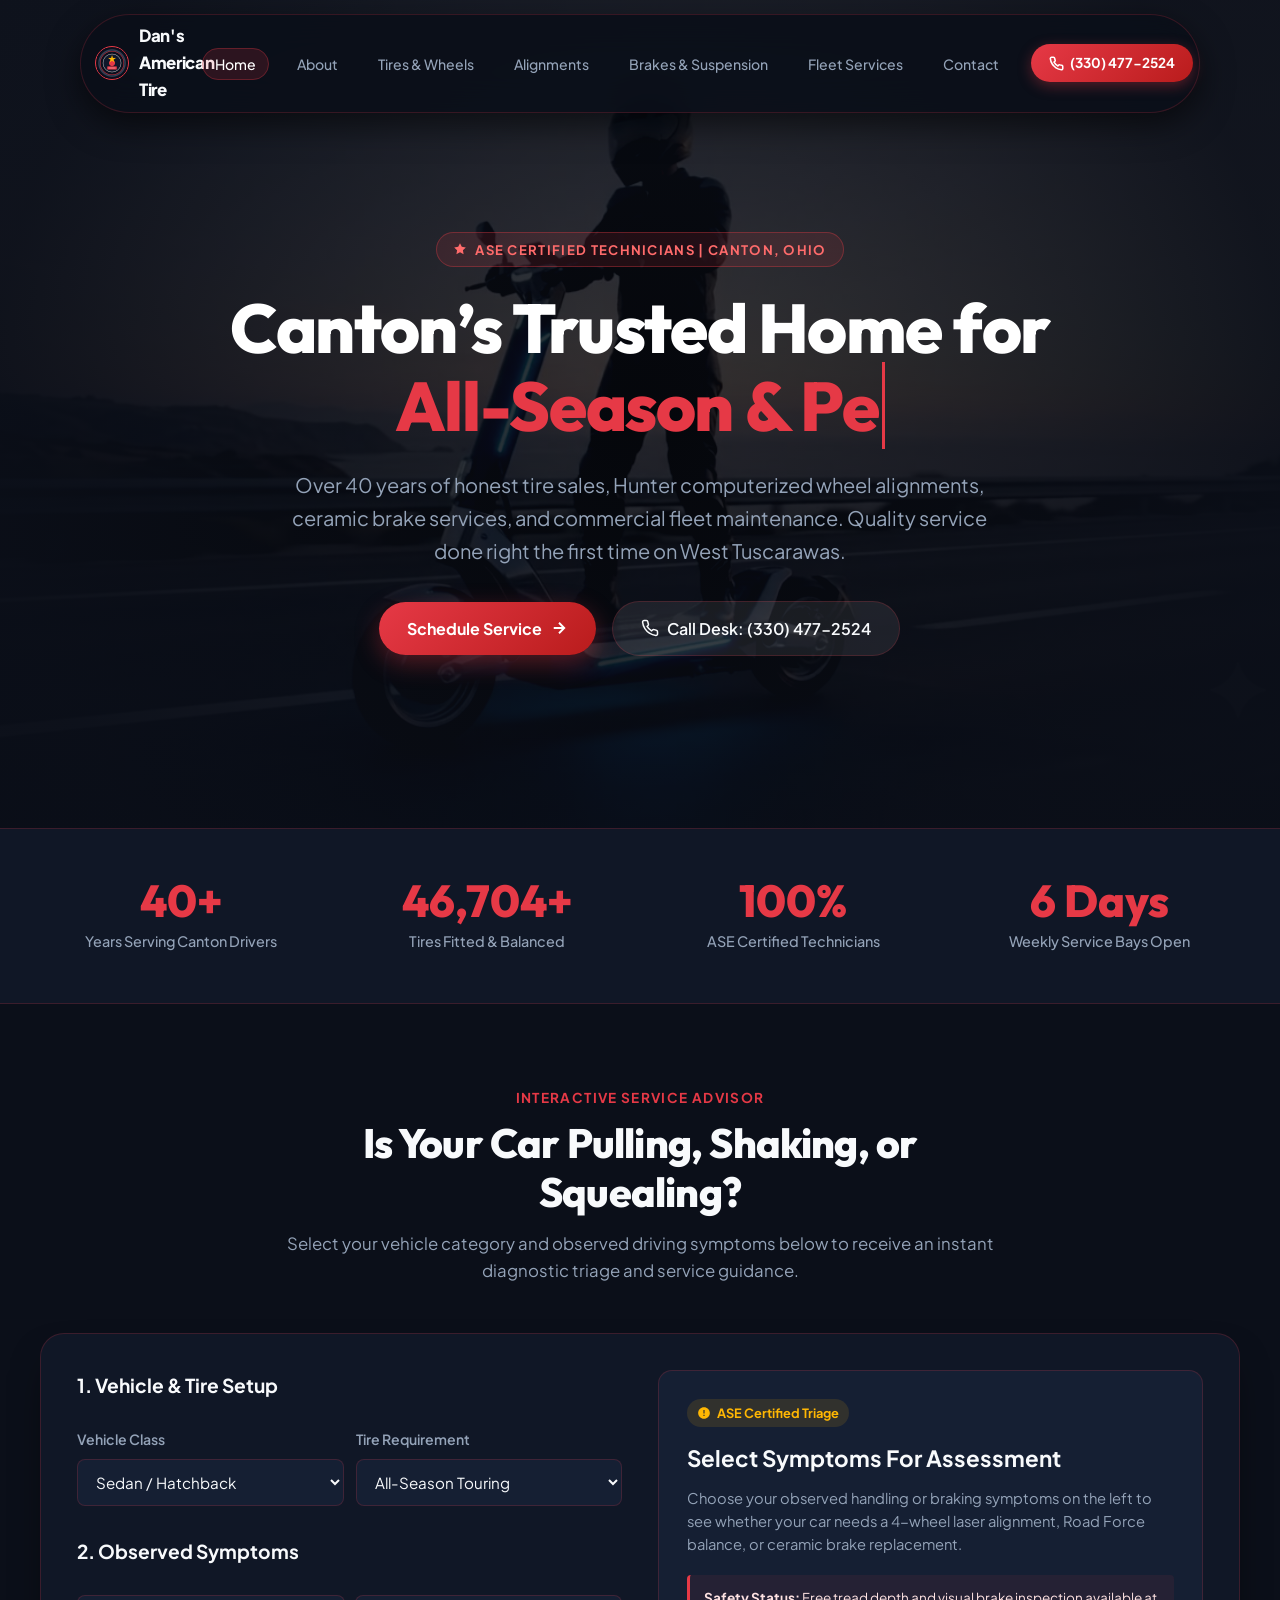
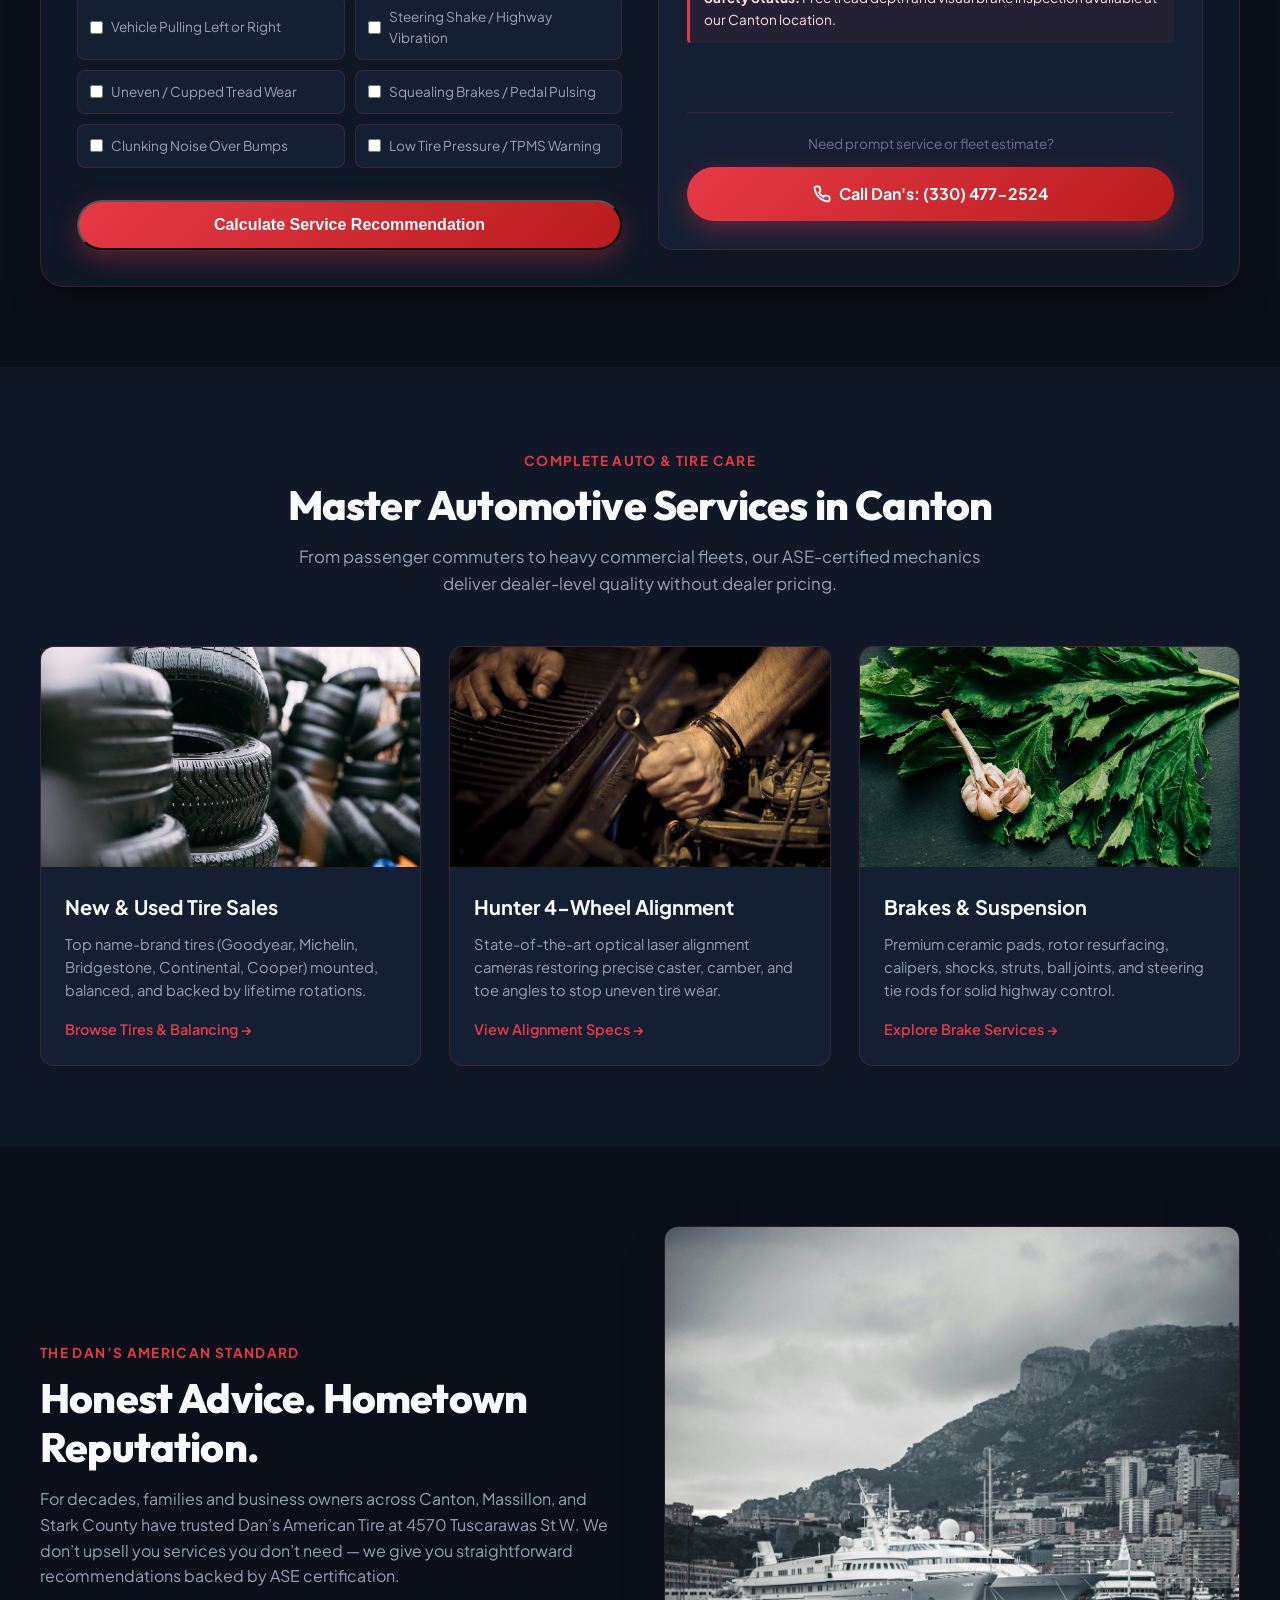
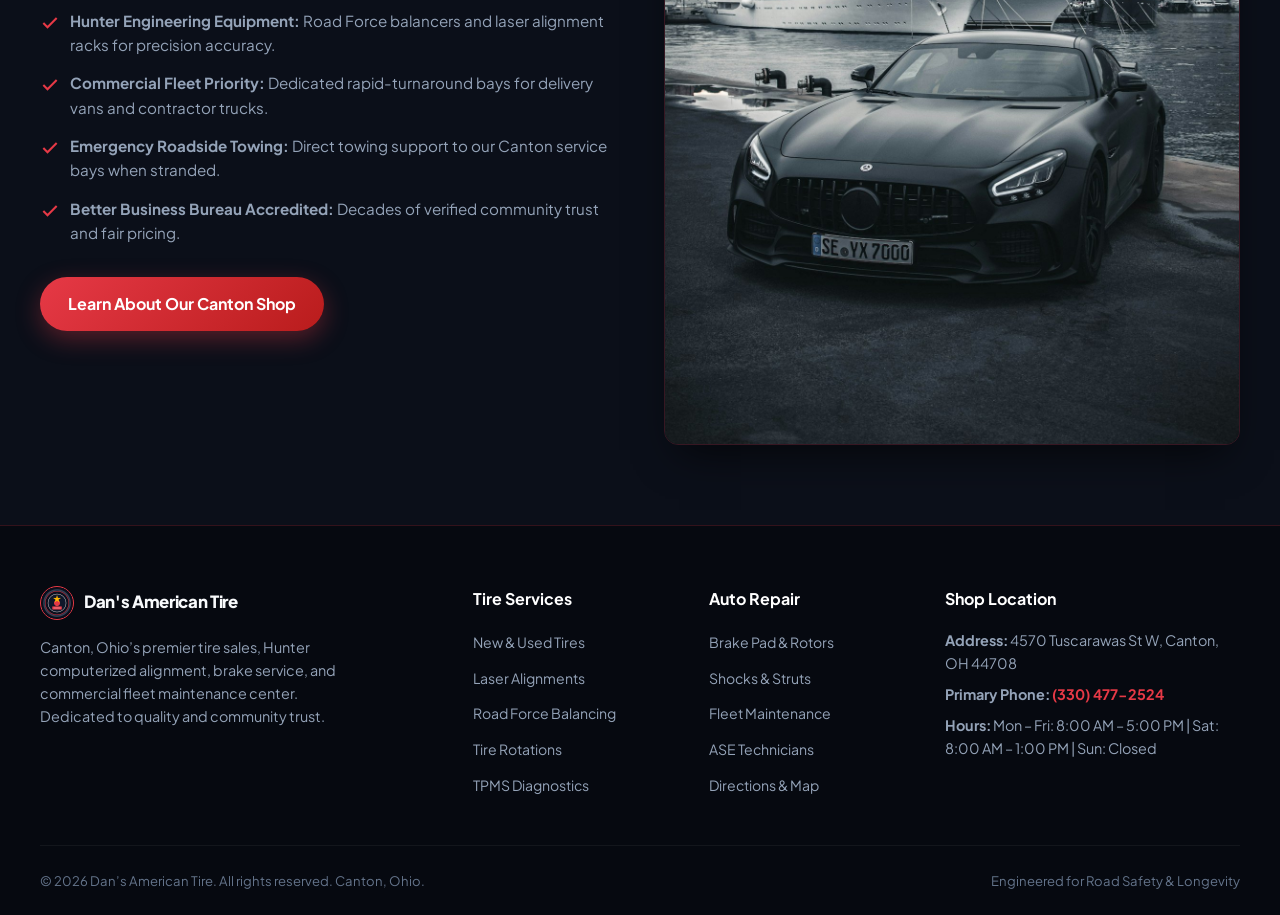
<file: index.html>
<!DOCTYPE html>
<html lang="en">
<head>
  <meta charset="UTF-8">
  <meta name="viewport" content="width=device-width, initial-scale=1.0">
  <title>Dan’s American Tire | Tires, Alignments & Auto Repair | Canton, OH</title>
  <meta name="description" content="Tire sales, Hunter laser 4-wheel alignment, brakes, suspension, and fleet auto repair at Dan's American Tire in Canton, Ohio. ASE-certified master technicians.">
  <link rel="icon" type="image/svg+xml" href="assets/images/favicon.svg">
  <link rel="icon" type="image/png" sizes="32x32" href="assets/images/favicon-32x32.png">
  <link rel="apple-touch-icon" href="assets/images/apple-touch-icon.png">
  <link rel="preconnect" href="https://fonts.googleapis.com">
  <link rel="preconnect" href="https://fonts.gstatic.com" crossorigin>
  <link href="https://fonts.googleapis.com/css2?family=Outfit:wght@600;700;800;900&family=Plus+Jakarta+Sans:wght@400;500;600;700&display=swap" rel="stylesheet">
  <link rel="stylesheet" href="style.css">
</head>
<body>

  <!-- Floating Pill Navbar (TheDivine style) -->
  <header class="nav-pill-wrapper">
    <nav class="nav-pill">
      <a href="index.html" class="nav-brand">
        <img src="assets/images/logo-512.png" alt="Dan's American Tire Logo">
        <span>Dan's American Tire</span>
      </a>
      <ul class="nav-links">
        <li><a href="index.html" class="active">Home</a></li>
        <li><a href="about.html">About</a></li>
        <li><a href="tires-wheels.html">Tires & Wheels</a></li>
        <li><a href="wheel-alignment.html">Alignments</a></li>
        <li><a href="brakes-suspension.html">Brakes & Suspension</a></li>
        <li><a href="commercial-fleet.html">Fleet Services</a></li>
        <li><a href="contact.html">Contact</a></li>
      </ul>
      <div class="nav-action">
        <a href="tel:13304772524" class="nav-btn">
          <svg width="15" height="15" viewBox="0 0 24 24" fill="none" stroke="currentColor" stroke-width="2.5"><path d="M22 16.92v3a2 2 0 0 1-2.18 2 19.79 19.79 0 0 1-8.63-3.07 19.5 19.5 0 0 1-6-6 19.79 19.79 0 0 1-3.07-8.67A2 2 0 0 1 4.11 2h3a2 2 0 0 1 2 1.72 12.84 12.84 0 0 0 .7 2.81 2 2 0 0 1-.45 2.11L8.09 9.91a16 16 0 0 0 6 6l1.27-1.27a2 2 0 0 1 2.11-.45 12.84 12.84 0 0 0 2.81.7A2 2 0 0 1 22 16.92z"/></svg>
          (330) 477-2524
        </a>
        <button class="mobile-toggle" aria-label="Toggle navigation">
          <svg width="24" height="24" viewBox="0 0 24 24" fill="none" stroke="currentColor" stroke-width="2"><path d="M4 6h16M4 12h16M4 18h16"/></svg>
        </button>
      </div>
    </nav>
  </header>

  <!-- Mobile Menu Drawer -->
  <div class="mobile-menu-drawer">
    <a href="index.html" class="active">Home</a>
    <a href="about.html">About Shop</a>
    <a href="tires-wheels.html">Tires & Custom Wheels</a>
    <a href="wheel-alignment.html">Hunter 4-Wheel Alignments</a>
    <a href="brakes-suspension.html">Brakes, Shocks & Steering</a>
    <a href="commercial-fleet.html">Commercial Fleet Programs</a>
    <a href="contact.html">Hours & Directions</a>
    <a href="tel:13304772524" style="background: var(--accent-red); color: white; font-weight: 700; text-align: center; margin-top: 8px;">Call (330) 477-2524</a>
  </div>

  <main>
    <!-- Hero Section with 16:9 Video -->
    <section class="hero-wrapper">
      <video class="hero-video-bg" playsinline autoplay muted loop poster="assets/images/hero-poster.jpg">
        <source src="assets/videos/hero.mp4" type="video/mp4">
      </video>
      <div class="hero-overlay"></div>
      <div class="hero-content">
        <div class="badge-tire">
          <svg width="14" height="14" viewBox="0 0 24 24" fill="currentColor"><path d="M12 2l3.09 6.26L22 9.27l-5 4.87 1.18 6.88L12 17.77l-6.18 3.25L7 14.14 2 9.27l6.91-1.01L12 2z"/></svg>
          ASE Certified Technicians | Canton, Ohio
        </div>
        <h1 class="hero-title">
          Canton’s Trusted Home for <br>
          <span class="typewriter-text">All-Season & Performance Tires</span>
        </h1>
        <p class="hero-subtitle">
          Over 40 years of honest tire sales, Hunter computerized wheel alignments, ceramic brake services, and commercial fleet maintenance. Quality service done right the first time on West Tuscarawas.
        </p>
        <div class="hero-cta-group">
          <a href="contact.html" class="btn-primary">
            Schedule Service
            <svg width="18" height="18" viewBox="0 0 24 24" fill="none" stroke="currentColor" stroke-width="2.5"><path d="M5 12h14M12 5l7 7-7 7"/></svg>
          </a>
          <a href="tel:13304772524" class="btn-secondary">
            <svg width="18" height="18" viewBox="0 0 24 24" fill="none" stroke="currentColor" stroke-width="2"><path d="M22 16.92v3a2 2 0 0 1-2.18 2 19.79 19.79 0 0 1-8.63-3.07 19.5 19.5 0 0 1-6-6 19.79 19.79 0 0 1-3.07-8.67A2 2 0 0 1 4.11 2h3a2 2 0 0 1 2 1.72 12.84 12.84 0 0 0 .7 2.81 2 2 0 0 1-.45 2.11L8.09 9.91a16 16 0 0 0 6 6l1.27-1.27a2 2 0 0 1 2.11-.45 12.84 12.84 0 0 0 2.81.7A2 2 0 0 1 22 16.92z"/></svg>
            Call Desk: (330) 477-2524
          </a>
        </div>
      </div>
    </section>

    <!-- Animated Counters -->
    <section class="stats-banner">
      <div class="stats-grid">
        <div class="stat-card">
          <div class="stat-number" data-target="40" data-suffix="+">40+</div>
          <div class="stat-label">Years Serving Canton Drivers</div>
        </div>
        <div class="stat-card">
          <div class="stat-number" data-target="50000" data-suffix="+">50,000+</div>
          <div class="stat-label">Tires Fitted & Balanced</div>
        </div>
        <div class="stat-card">
          <div class="stat-number" data-target="100" data-suffix="%">100%</div>
          <div class="stat-label">ASE Certified Technicians</div>
        </div>
        <div class="stat-card">
          <div class="stat-number" data-target="6" data-suffix=" Days">6 Days</div>
          <div class="stat-label">Weekly Service Bays Open</div>
        </div>
      </div>
    </section>

    <!-- Interactive Tire & Maintenance Matcher Widget -->
    <section class="widget-section">
      <div class="container">
        <div class="section-head">
          <span class="section-tag">Interactive Service Advisor</span>
          <h2 class="section-title">Is Your Car Pulling, Shaking, or Squealing?</h2>
          <p class="section-subtitle">Select your vehicle category and observed driving symptoms below to receive an instant diagnostic triage and service guidance.</p>
        </div>

        <div class="intake-widget">
          <div class="widget-form-col">
            <h3 style="font-size: 1.2rem; font-weight: 700; margin-bottom: 8px;">1. Vehicle & Tire Setup</h3>
            <div style="display: grid; grid-template-columns: 1fr 1fr; gap: 12px;">
              <div class="form-group">
                <label for="vehicleType">Vehicle Class</label>
                <select id="vehicleType" class="form-select">
                  <option value="Passenger Sedan / Hatch" selected>Sedan / Hatchback</option>
                  <option value="SUV / Crossover">SUV / Crossover (AWD)</option>
                  <option value="Pickup Truck (1500 / 2500)">Pickup Truck (4WD)</option>
                  <option value="Commercial Fleet Van">Commercial Cargo Van / Fleet</option>
                </select>
              </div>
              <div class="form-group">
                <label for="tireSeason">Tire Requirement</label>
                <select id="tireSeason" class="form-select">
                  <option value="All-Season Highway" selected>All-Season Touring</option>
                  <option value="Heavy Duty All-Terrain">All-Terrain / Mud-Terrain</option>
                  <option value="Winter / Snow Performance">Ohio Winter Snow Tires</option>
                  <option value="Commercial Heavy Ply">Commercial High-Load Tires</option>
                </select>
              </div>
            </div>

            <h3 style="font-size: 1.2rem; font-weight: 700; margin-top: 10px; margin-bottom: 8px;">2. Observed Symptoms</h3>
            <div class="symptoms-checkbox-grid">
              <label class="checkbox-label">
                <input type="checkbox" name="car_symptom" value="pulling"> Vehicle Pulling Left or Right
              </label>
              <label class="checkbox-label">
                <input type="checkbox" name="car_symptom" value="vibration"> Steering Shake / Highway Vibration
              </label>
              <label class="checkbox-label">
                <input type="checkbox" name="car_symptom" value="wear"> Uneven / Cupped Tread Wear
              </label>
              <label class="checkbox-label">
                <input type="checkbox" name="car_symptom" value="brakes"> Squealing Brakes / Pedal Pulsing
              </label>
              <label class="checkbox-label">
                <input type="checkbox" name="car_symptom" value="clunking"> Clunking Noise Over Bumps
              </label>
              <label class="checkbox-label">
                <input type="checkbox" name="car_symptom" value="tpms"> Low Tire Pressure / TPMS Warning
              </label>
            </div>

            <button type="button" id="btnCalculateTriage" class="btn-primary" style="margin-top: 12px; justify-content: center; width: 100%;">
              Calculate Service Recommendation
            </button>
          </div>

          <div class="widget-result-col">
            <div>
              <div class="result-badge">
                <svg width="14" height="14" viewBox="0 0 24 24" fill="currentColor"><path d="M12 2C6.48 2 2 6.48 2 12s4.48 10 10 10 10-4.48 10-10S17.52 2 12 2zm1 15h-2v-2h2v2zm0-4h-2V7h2v6z"/></svg>
                ASE Certified Triage
              </div>
              <h3 id="triageResultTitle" class="result-title">Select Symptoms For Assessment</h3>
              <p id="triageResultDesc" class="result-desc">
                Choose your observed handling or braking symptoms on the left to see whether your car needs a 4-wheel laser alignment, Road Force balance, or ceramic brake replacement.
              </p>
              <div id="triageResultUrgency" class="result-urgency">
                <strong>Safety Status:</strong> Free tread depth and visual brake inspection available at our Canton location.
              </div>
            </div>

            <div class="result-call-card">
              <div style="font-size: 0.85rem; color: var(--text-muted); text-align: center;">Need prompt service or fleet estimate?</div>
              <a href="tel:13304772524" class="btn-primary" style="justify-content: center;">
                <svg width="18" height="18" viewBox="0 0 24 24" fill="none" stroke="currentColor" stroke-width="2.5"><path d="M22 16.92v3a2 2 0 0 1-2.18 2 19.79 19.79 0 0 1-8.63-3.07 19.5 19.5 0 0 1-6-6 19.79 19.79 0 0 1-3.07-8.67A2 2 0 0 1 4.11 2h3a2 2 0 0 1 2 1.72 12.84 12.84 0 0 0 .7 2.81 2 2 0 0 1-.45 2.11L8.09 9.91a16 16 0 0 0 6 6l1.27-1.27a2 2 0 0 1 2.11-.45 12.84 12.84 0 0 0 2.81.7A2 2 0 0 1 22 16.92z"/></svg>
                Call Dan's: (330) 477-2524
              </a>
            </div>
          </div>
        </div>
      </div>
    </section>

    <!-- Services Overview -->
    <section class="services-section">
      <div class="container">
        <div class="section-head">
          <span class="section-tag">Complete Auto & Tire Care</span>
          <h2 class="section-title">Master Automotive Services in Canton</h2>
          <p class="section-subtitle">From passenger commuters to heavy commercial fleets, our ASE-certified mechanics deliver dealer-level quality without dealer pricing.</p>
        </div>

        <div class="grid-3">
          <div class="service-card">
            <div class="service-img-wrapper">
              <img src="assets/images/tire-tread-display.jpg" alt="Tire Sales and Mounting">
            </div>
            <div class="service-content">
              <h3>New & Used Tire Sales</h3>
              <p>Top name-brand tires (Goodyear, Michelin, Bridgestone, Continental, Cooper) mounted, balanced, and backed by lifetime rotations.</p>
              <a href="tires-wheels.html" class="service-link">Browse Tires & Balancing &rarr;</a>
            </div>
          </div>

          <div class="service-card">
            <div class="service-img-wrapper">
              <img src="assets/images/wheel-alignment-laser.jpg" alt="Hunter Laser Wheel Alignment">
            </div>
            <div class="service-content">
              <h3>Hunter 4-Wheel Alignment</h3>
              <p>State-of-the-art optical laser alignment cameras restoring precise caster, camber, and toe angles to stop uneven tire wear.</p>
              <a href="wheel-alignment.html" class="service-link">View Alignment Specs &rarr;</a>
            </div>
          </div>

          <div class="service-card">
            <div class="service-img-wrapper">
              <img src="assets/images/brake-rotor-caliper.jpg" alt="Ceramic Brakes and Rotors">
            </div>
            <div class="service-content">
              <h3>Brakes & Suspension</h3>
              <p>Premium ceramic pads, rotor resurfacing, calipers, shocks, struts, ball joints, and steering tie rods for solid highway control.</p>
              <a href="brakes-suspension.html" class="service-link">Explore Brake Services &rarr;</a>
            </div>
          </div>
        </div>
      </div>
    </section>

    <!-- Why Choose Dan's -->
    <section class="content-section">
      <div class="container">
        <div class="content-split">
          <div>
            <span class="section-tag">The Dan’s American Standard</span>
            <h2 class="section-title">Honest Advice. Hometown Reputation.</h2>
            <p style="color: var(--text-secondary); margin-bottom: 20px;">
              For decades, families and business owners across Canton, Massillon, and Stark County have trusted Dan’s American Tire at 4570 Tuscarawas St W. We don’t upsell you services you don’t need — we give you straightforward recommendations backed by ASE certification.
            </p>
            <ul class="check-list">
              <li>
                <svg width="20" height="20" viewBox="0 0 24 24" fill="none" stroke="currentColor" stroke-width="2.5"><path d="M20 6L9 17l-5-5"/></svg>
                <span><strong>Hunter Engineering Equipment:</strong> Road Force balancers and laser alignment racks for precision accuracy.</span>
              </li>
              <li>
                <svg width="20" height="20" viewBox="0 0 24 24" fill="none" stroke="currentColor" stroke-width="2.5"><path d="M20 6L9 17l-5-5"/></svg>
                <span><strong>Commercial Fleet Priority:</strong> Dedicated rapid-turnaround bays for delivery vans and contractor trucks.</span>
              </li>
              <li>
                <svg width="20" height="20" viewBox="0 0 24 24" fill="none" stroke="currentColor" stroke-width="2.5"><path d="M20 6L9 17l-5-5"/></svg>
                <span><strong>Emergency Roadside Towing:</strong> Direct towing support to our Canton service bays when stranded.</span>
              </li>
              <li>
                <svg width="20" height="20" viewBox="0 0 24 24" fill="none" stroke="currentColor" stroke-width="2.5"><path d="M20 6L9 17l-5-5"/></svg>
                <span><strong>Better Business Bureau Accredited:</strong> Decades of verified community trust and fair pricing.</span>
              </li>
            </ul>
            <div style="margin-top: 32px;">
              <a href="about.html" class="btn-primary">Learn About Our Canton Shop</a>
            </div>
          </div>
          <div class="content-media">
            <img src="assets/images/mechanic-suspension-lift.jpg" alt="ASE Mechanic Inspecting Suspension on Lift">
          </div>
        </div>
      </div>
    </section>
  </main>

  <!-- Footer -->
  <footer>
    <div class="footer-grid">
      <div class="footer-col">
        <div class="nav-brand" style="margin-bottom: 16px;">
          <img src="assets/images/logo-512.png" alt="Dan's Logo">
          <span>Dan's American Tire</span>
        </div>
        <p style="color: var(--text-secondary); font-size: 0.9rem; line-height: 1.6; max-width: 320px;">
          Canton, Ohio’s premier tire sales, Hunter computerized alignment, brake service, and commercial fleet maintenance center. Dedicated to quality and community trust.
        </p>
      </div>

      <div class="footer-col">
        <h4>Tire Services</h4>
        <ul class="footer-links">
          <li><a href="tires-wheels.html">New & Used Tires</a></li>
          <li><a href="wheel-alignment.html">Laser Alignments</a></li>
          <li><a href="tires-wheels.html">Road Force Balancing</a></li>
          <li><a href="tires-wheels.html">Tire Rotations</a></li>
          <li><a href="tires-wheels.html">TPMS Diagnostics</a></li>
        </ul>
      </div>

      <div class="footer-col">
        <h4>Auto Repair</h4>
        <ul class="footer-links">
          <li><a href="brakes-suspension.html">Brake Pad & Rotors</a></li>
          <li><a href="brakes-suspension.html">Shocks & Struts</a></li>
          <li><a href="commercial-fleet.html">Fleet Maintenance</a></li>
          <li><a href="about.html">ASE Technicians</a></li>
          <li><a href="contact.html">Directions & Map</a></li>
        </ul>
      </div>

      <div class="footer-col">
        <h4>Shop Location</h4>
        <p style="color: var(--text-secondary); font-size: 0.9rem; margin-bottom: 8px;">
          <strong>Address:</strong> 4570 Tuscarawas St W, Canton, OH 44708
        </p>
        <p style="color: var(--text-secondary); font-size: 0.9rem; margin-bottom: 8px;">
          <strong>Primary Phone:</strong> <a href="tel:13304772524" style="color: var(--accent-red); font-weight: 700;">(330) 477-2524</a>
        </p>
        <p style="color: var(--text-secondary); font-size: 0.9rem;">
          <strong>Hours:</strong> Mon – Fri: 8:00 AM – 5:00 PM | Sat: 8:00 AM – 1:00 PM | Sun: Closed
        </p>
      </div>
    </div>

    <div class="footer-bottom">
      <div>&copy; 2026 Dan’s American Tire. All rights reserved. Canton, Ohio.</div>
      <div>Engineered for Road Safety & Longevity</div>
    </div>
  </footer>

  <script src="main.js"></script>
</body>
</html>
</file>
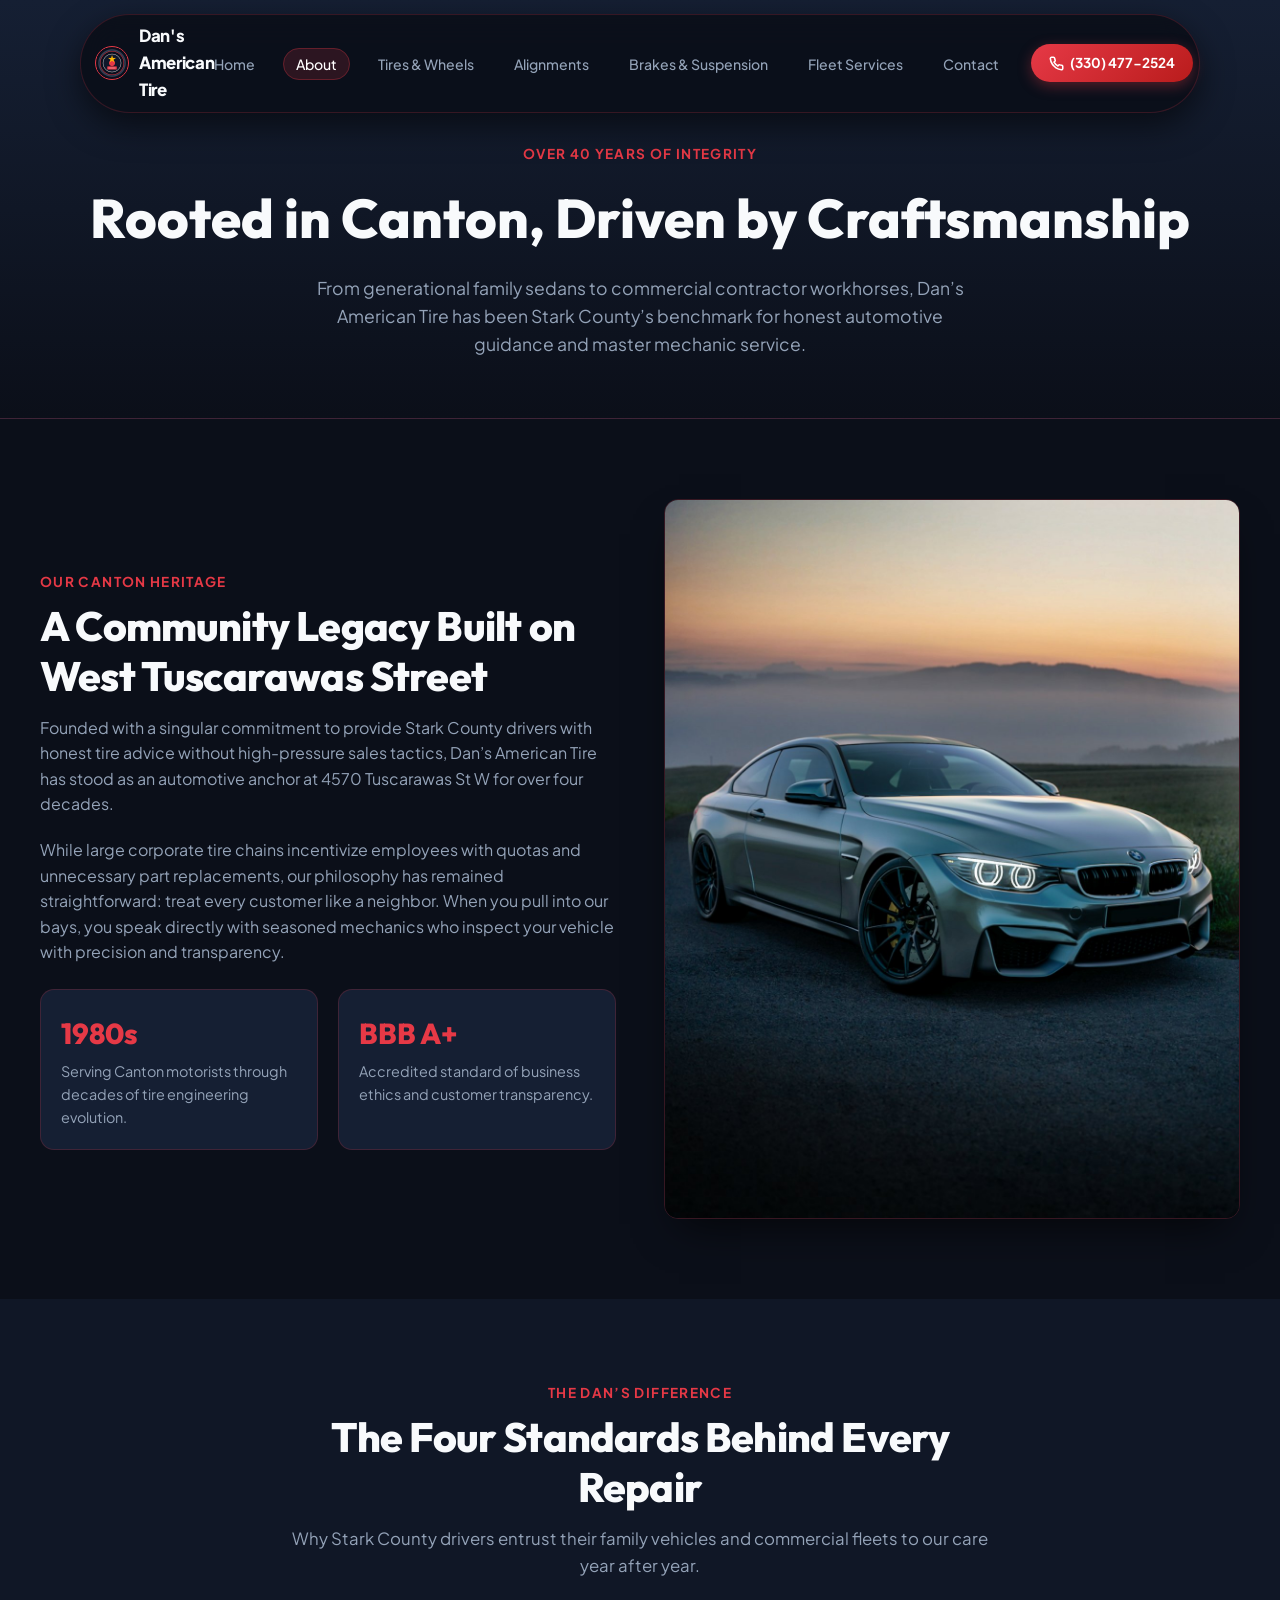
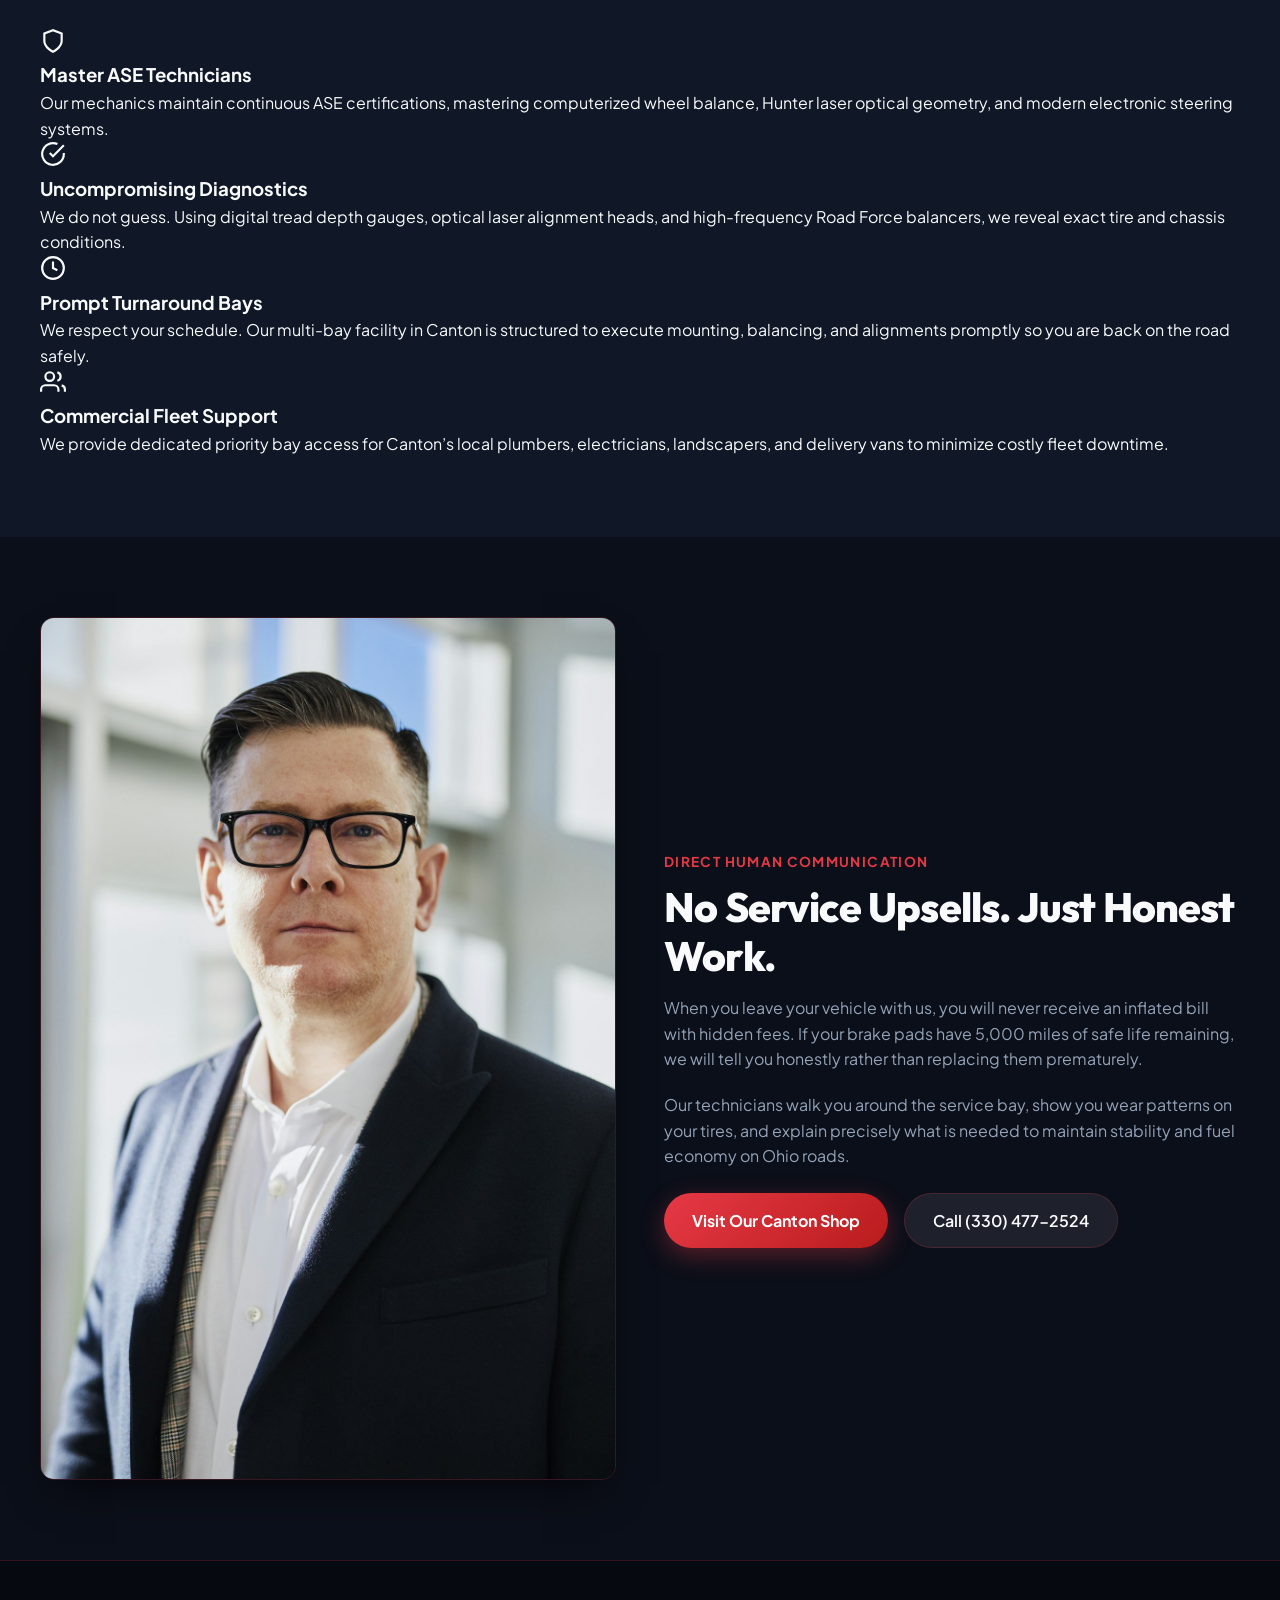
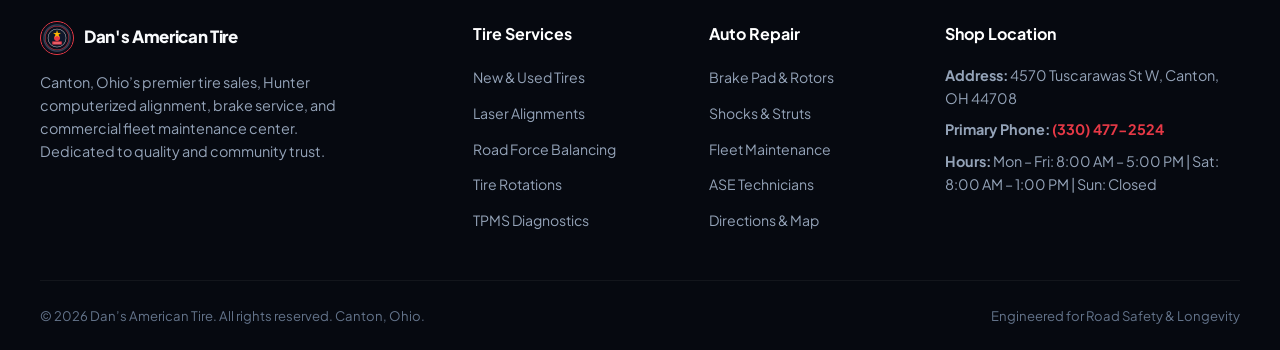
<file: about.html>
<!DOCTYPE html>
<html lang="en">
<head>
  <meta charset="UTF-8">
  <meta name="viewport" content="width=device-width, initial-scale=1.0">
  <title>About Us | Dan’s American Tire | Canton, Ohio Auto Heritage</title>
  <meta name="description" content="Discover Dan's American Tire: over 40 years of trusted tire sales, ASE-certified automotive repair, and Hunter precision alignments in Canton, OH.">
  <link rel="icon" type="image/svg+xml" href="assets/images/favicon.svg">
  <link rel="icon" type="image/png" sizes="32x32" href="assets/images/favicon-32x32.png">
  <link rel="apple-touch-icon" href="assets/images/apple-touch-icon.png">
  <link rel="preconnect" href="https://fonts.googleapis.com">
  <link rel="preconnect" href="https://fonts.gstatic.com" crossorigin>
  <link href="https://fonts.googleapis.com/css2?family=Outfit:wght@600;700;800;900&family=Plus+Jakarta+Sans:wght@400;500;600;700&display=swap" rel="stylesheet">
  <link rel="stylesheet" href="style.css">
</head>
<body>

  <!-- Floating Pill Navbar -->
  <header class="nav-pill-wrapper">
    <nav class="nav-pill">
      <a href="index.html" class="nav-brand">
        <img src="assets/images/logo-512.png" alt="Dan's American Tire Logo">
        <span>Dan's American Tire</span>
      </a>
      <ul class="nav-links">
        <li><a href="index.html">Home</a></li>
        <li><a href="about.html" class="active">About</a></li>
        <li><a href="tires-wheels.html">Tires & Wheels</a></li>
        <li><a href="wheel-alignment.html">Alignments</a></li>
        <li><a href="brakes-suspension.html">Brakes & Suspension</a></li>
        <li><a href="commercial-fleet.html">Fleet Services</a></li>
        <li><a href="contact.html">Contact</a></li>
      </ul>
      <div class="nav-action">
        <a href="tel:13304772524" class="nav-btn">
          <svg width="15" height="15" viewBox="0 0 24 24" fill="none" stroke="currentColor" stroke-width="2.5"><path d="M22 16.92v3a2 2 0 0 1-2.18 2 19.79 19.79 0 0 1-8.63-3.07 19.5 19.5 0 0 1-6-6 19.79 19.79 0 0 1-3.07-8.67A2 2 0 0 1 4.11 2h3a2 2 0 0 1 2 1.72 12.84 12.84 0 0 0 .7 2.81 2 2 0 0 1-.45 2.11L8.09 9.91a16 16 0 0 0 6 6l1.27-1.27a2 2 0 0 1 2.11-.45 12.84 12.84 0 0 0 2.81.7A2 2 0 0 1 22 16.92z"/></svg>
          (330) 477-2524
        </a>
        <button class="mobile-toggle" aria-label="Toggle navigation">
          <svg width="24" height="24" viewBox="0 0 24 24" fill="none" stroke="currentColor" stroke-width="2"><path d="M4 6h16M4 12h16M4 18h16"/></svg>
        </button>
      </div>
    </nav>
  </header>

  <!-- Mobile Menu Drawer -->
  <div class="mobile-menu-drawer">
    <a href="index.html">Home</a>
    <a href="about.html" class="active">About Shop</a>
    <a href="tires-wheels.html">Tires & Custom Wheels</a>
    <a href="wheel-alignment.html">Hunter 4-Wheel Alignments</a>
    <a href="brakes-suspension.html">Brakes, Shocks & Steering</a>
    <a href="commercial-fleet.html">Commercial Fleet Programs</a>
    <a href="contact.html">Hours & Directions</a>
    <a href="tel:13304772524" style="background: var(--accent-red); color: white; font-weight: 700; text-align: center; margin-top: 8px;">Call (330) 477-2524</a>
  </div>

  <main>
    <section class="page-hero">
      <div class="container">
        <span class="section-tag">Over 40 Years of Integrity</span>
        <h1>Rooted in Canton, Driven by Craftsmanship</h1>
        <p>From generational family sedans to commercial contractor workhorses, Dan’s American Tire has been Stark County’s benchmark for honest automotive guidance and master mechanic service.</p>
      </div>
    </section>

    <!-- Heritage & Mission -->
    <section class="content-section">
      <div class="container">
        <div class="content-split">
          <div>
            <span class="section-tag">Our Canton Heritage</span>
            <h2 class="section-title">A Community Legacy Built on West Tuscarawas Street</h2>
            <p style="color: var(--text-secondary); margin-bottom: 20px;">
              Founded with a singular commitment to provide Stark County drivers with honest tire advice without high-pressure sales tactics, Dan’s American Tire has stood as an automotive anchor at 4570 Tuscarawas St W for over four decades.
            </p>
            <p style="color: var(--text-secondary); margin-bottom: 24px;">
              While large corporate tire chains incentivize employees with quotas and unnecessary part replacements, our philosophy has remained straightforward: treat every customer like a neighbor. When you pull into our bays, you speak directly with seasoned mechanics who inspect your vehicle with precision and transparency.
            </p>
            <div style="display: grid; grid-template-columns: repeat(2, 1fr); gap: 20px; margin-top: 24px;">
              <div style="background: var(--bg-card); padding: 20px; border-radius: var(--radius-md); border: 1px solid var(--border-subtle);">
                <div style="font-size: 1.8rem; font-weight: 800; color: var(--accent-red); font-family: var(--font-heading);">1980s</div>
                <div style="font-size: 0.9rem; color: var(--text-secondary); margin-top: 4px;">Serving Canton motorists through decades of tire engineering evolution.</div>
              </div>
              <div style="background: var(--bg-card); padding: 20px; border-radius: var(--radius-md); border: 1px solid var(--border-subtle);">
                <div style="font-size: 1.8rem; font-weight: 800; color: var(--accent-red); font-family: var(--font-heading);">BBB A+</div>
                <div style="font-size: 0.9rem; color: var(--text-secondary); margin-top: 4px;">Accredited standard of business ethics and customer transparency.</div>
              </div>
            </div>
          </div>
          <div class="content-media">
            <img src="assets/images/canton-shop-exterior.jpg" alt="Dan's American Tire Canton Facility Exterior">
          </div>
        </div>
      </div>
    </section>

    <!-- Pillars of Service -->
    <section class="content-section" style="background: var(--bg-secondary);">
      <div class="container">
        <div class="section-head">
          <span class="section-tag">The Dan’s Difference</span>
          <h2 class="section-title">The Four Standards Behind Every Repair</h2>
          <p class="section-subtitle">Why Stark County drivers entrust their family vehicles and commercial fleets to our care year after year.</p>
        </div>

        <div class="feature-grid">
          <div class="feature-card">
            <div class="feature-icon">
              <svg width="26" height="26" viewBox="0 0 24 24" fill="none" stroke="currentColor" stroke-width="2"><path d="M12 22s8-4 8-10V5l-8-3-8 3v7c0 6 8 10 8 10z"/></svg>
            </div>
            <h3>Master ASE Technicians</h3>
            <p>Our mechanics maintain continuous ASE certifications, mastering computerized wheel balance, Hunter laser optical geometry, and modern electronic steering systems.</p>
          </div>

          <div class="feature-card">
            <div class="feature-icon">
              <svg width="26" height="26" viewBox="0 0 24 24" fill="none" stroke="currentColor" stroke-width="2"><path d="M22 11.08V12a10 10 0 1 1-5.93-9.14"/><polyline points="22 4 12 14.01 9 11.01"/></svg>
            </div>
            <h3>Uncompromising Diagnostics</h3>
            <p>We do not guess. Using digital tread depth gauges, optical laser alignment heads, and high-frequency Road Force balancers, we reveal exact tire and chassis conditions.</p>
          </div>

          <div class="feature-card">
            <div class="feature-icon">
              <svg width="26" height="26" viewBox="0 0 24 24" fill="none" stroke="currentColor" stroke-width="2"><circle cx="12" cy="12" r="10"/><path d="M12 6v6l4 2"/></svg>
            </div>
            <h3>Prompt Turnaround Bays</h3>
            <p>We respect your schedule. Our multi-bay facility in Canton is structured to execute mounting, balancing, and alignments promptly so you are back on the road safely.</p>
          </div>

          <div class="feature-card">
            <div class="feature-icon">
              <svg width="26" height="26" viewBox="0 0 24 24" fill="none" stroke="currentColor" stroke-width="2"><path d="M17 21v-2a4 4 0 0 0-4-4H5a4 4 0 0 0-4 4v2"/><circle cx="9" cy="7" r="4"/><path d="M23 21v-2a4 4 0 0 0-3-3.87"/><path d="M16 3.13a4 4 0 0 1 0 7.75"/></svg>
            </div>
            <h3>Commercial Fleet Support</h3>
            <p>We provide dedicated priority bay access for Canton’s local plumbers, electricians, landscapers, and delivery vans to minimize costly fleet downtime.</p>
          </div>
        </div>
      </div>
    </section>

    <!-- Satisfaction Banner -->
    <section class="content-section">
      <div class="container">
        <div class="content-split" style="align-items: center;">
          <div class="content-media">
            <img src="assets/images/satisfied-driver-keys.jpg" alt="Driver Receiving Keys with Peace of Mind">
          </div>
          <div>
            <span class="section-tag">Direct Human Communication</span>
            <h2 class="section-title">No Service Upsells. Just Honest Work.</h2>
            <p style="color: var(--text-secondary); margin-bottom: 20px;">
              When you leave your vehicle with us, you will never receive an inflated bill with hidden fees. If your brake pads have 5,000 miles of safe life remaining, we will tell you honestly rather than replacing them prematurely.
            </p>
            <p style="color: var(--text-secondary); margin-bottom: 24px;">
              Our technicians walk you around the service bay, show you wear patterns on your tires, and explain precisely what is needed to maintain stability and fuel economy on Ohio roads.
            </p>
            <div style="display: flex; gap: 16px; flex-wrap: wrap;">
              <a href="contact.html" class="btn-primary">Visit Our Canton Shop</a>
              <a href="tel:13304772524" class="btn-secondary">Call (330) 477-2524</a>
            </div>
          </div>
        </div>
      </div>
    </section>
  </main>

  <!-- Footer -->
  <footer>
    <div class="footer-grid">
      <div class="footer-col">
        <div class="nav-brand" style="margin-bottom: 16px;">
          <img src="assets/images/logo-512.png" alt="Dan's Logo">
          <span>Dan's American Tire</span>
        </div>
        <p style="color: var(--text-secondary); font-size: 0.9rem; line-height: 1.6; max-width: 320px;">
          Canton, Ohio’s premier tire sales, Hunter computerized alignment, brake service, and commercial fleet maintenance center. Dedicated to quality and community trust.
        </p>
      </div>

      <div class="footer-col">
        <h4>Tire Services</h4>
        <ul class="footer-links">
          <li><a href="tires-wheels.html">New & Used Tires</a></li>
          <li><a href="wheel-alignment.html">Laser Alignments</a></li>
          <li><a href="tires-wheels.html">Road Force Balancing</a></li>
          <li><a href="tires-wheels.html">Tire Rotations</a></li>
          <li><a href="tires-wheels.html">TPMS Diagnostics</a></li>
        </ul>
      </div>

      <div class="footer-col">
        <h4>Auto Repair</h4>
        <ul class="footer-links">
          <li><a href="brakes-suspension.html">Brake Pad & Rotors</a></li>
          <li><a href="brakes-suspension.html">Shocks & Struts</a></li>
          <li><a href="commercial-fleet.html">Fleet Maintenance</a></li>
          <li><a href="about.html">ASE Technicians</a></li>
          <li><a href="contact.html">Directions & Map</a></li>
        </ul>
      </div>

      <div class="footer-col">
        <h4>Shop Location</h4>
        <p style="color: var(--text-secondary); font-size: 0.9rem; margin-bottom: 8px;">
          <strong>Address:</strong> 4570 Tuscarawas St W, Canton, OH 44708
        </p>
        <p style="color: var(--text-secondary); font-size: 0.9rem; margin-bottom: 8px;">
          <strong>Primary Phone:</strong> <a href="tel:13304772524" style="color: var(--accent-red); font-weight: 700;">(330) 477-2524</a>
        </p>
        <p style="color: var(--text-secondary); font-size: 0.9rem;">
          <strong>Hours:</strong> Mon – Fri: 8:00 AM – 5:00 PM | Sat: 8:00 AM – 1:00 PM | Sun: Closed
        </p>
      </div>
    </div>

    <div class="footer-bottom">
      <div>&copy; 2026 Dan’s American Tire. All rights reserved. Canton, Ohio.</div>
      <div>Engineered for Road Safety & Longevity</div>
    </div>
  </footer>

  <script src="main.js"></script>
</body>
</html>
</file>
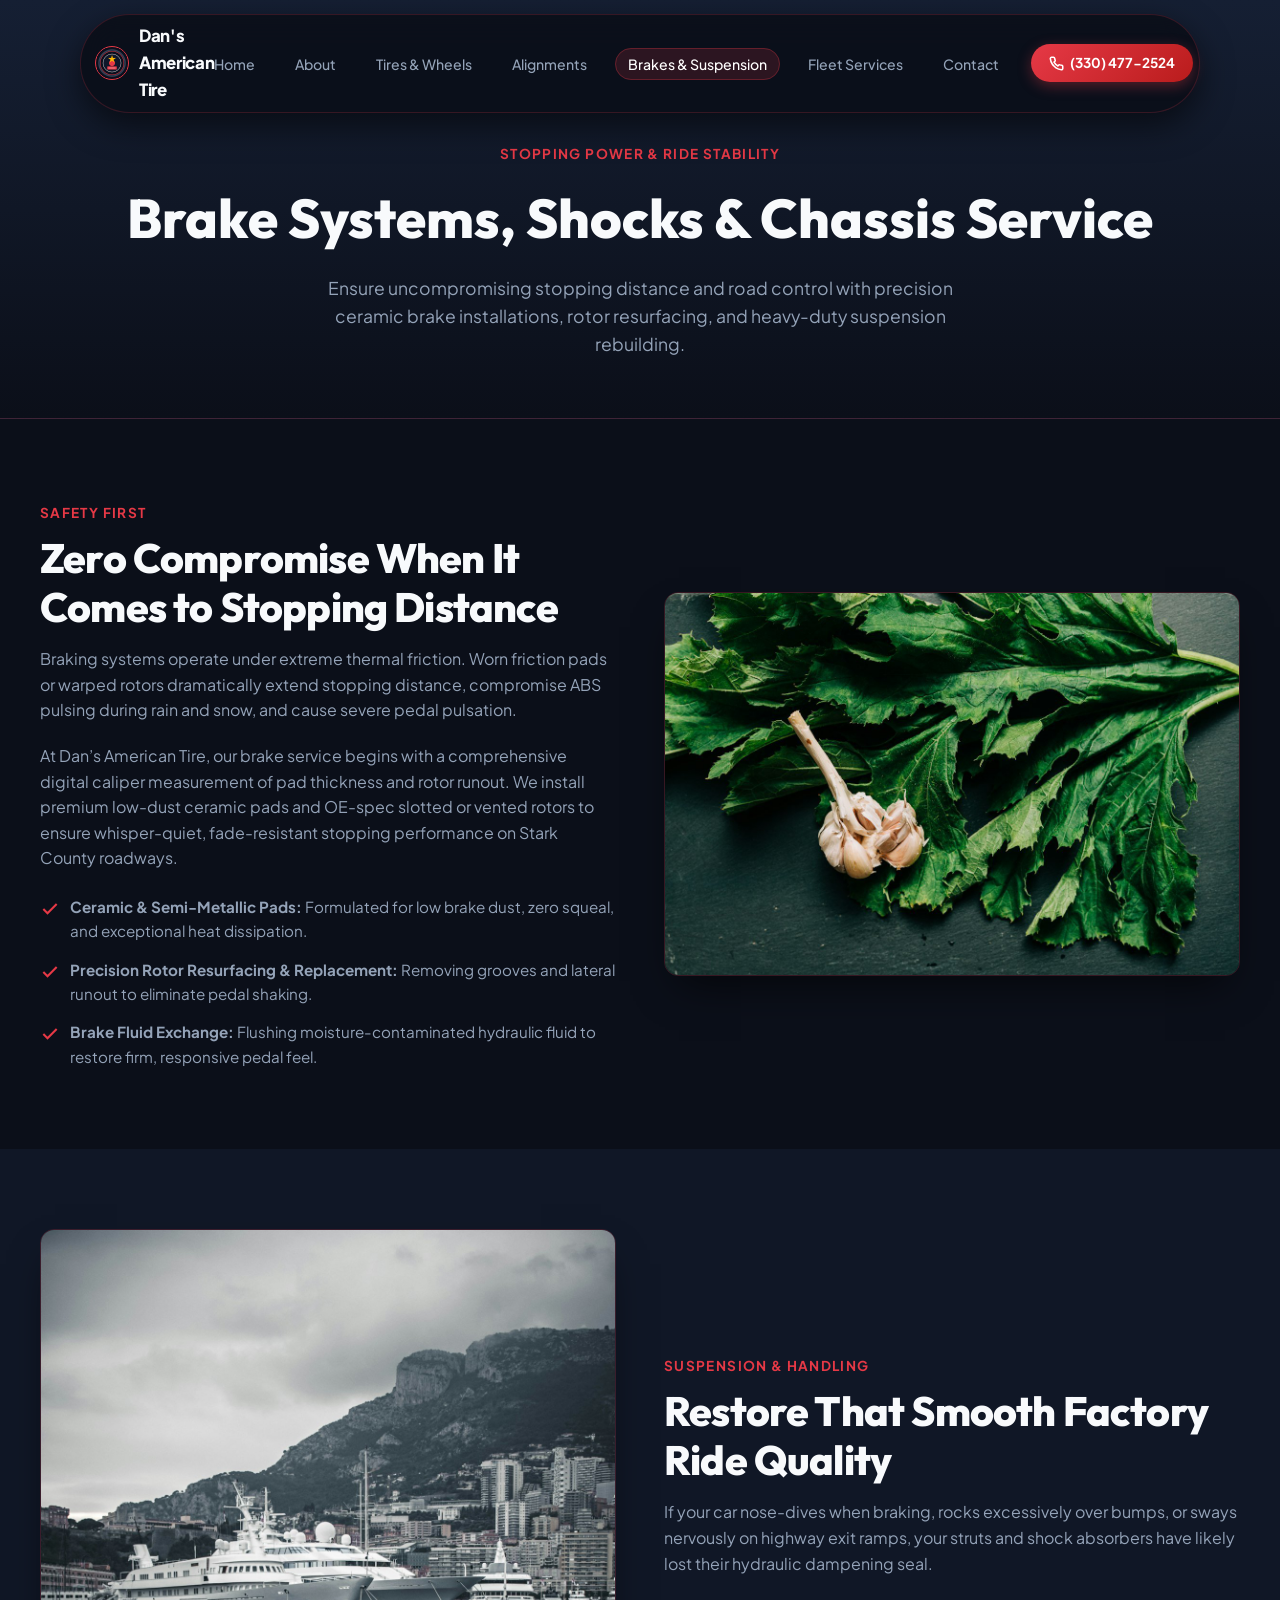
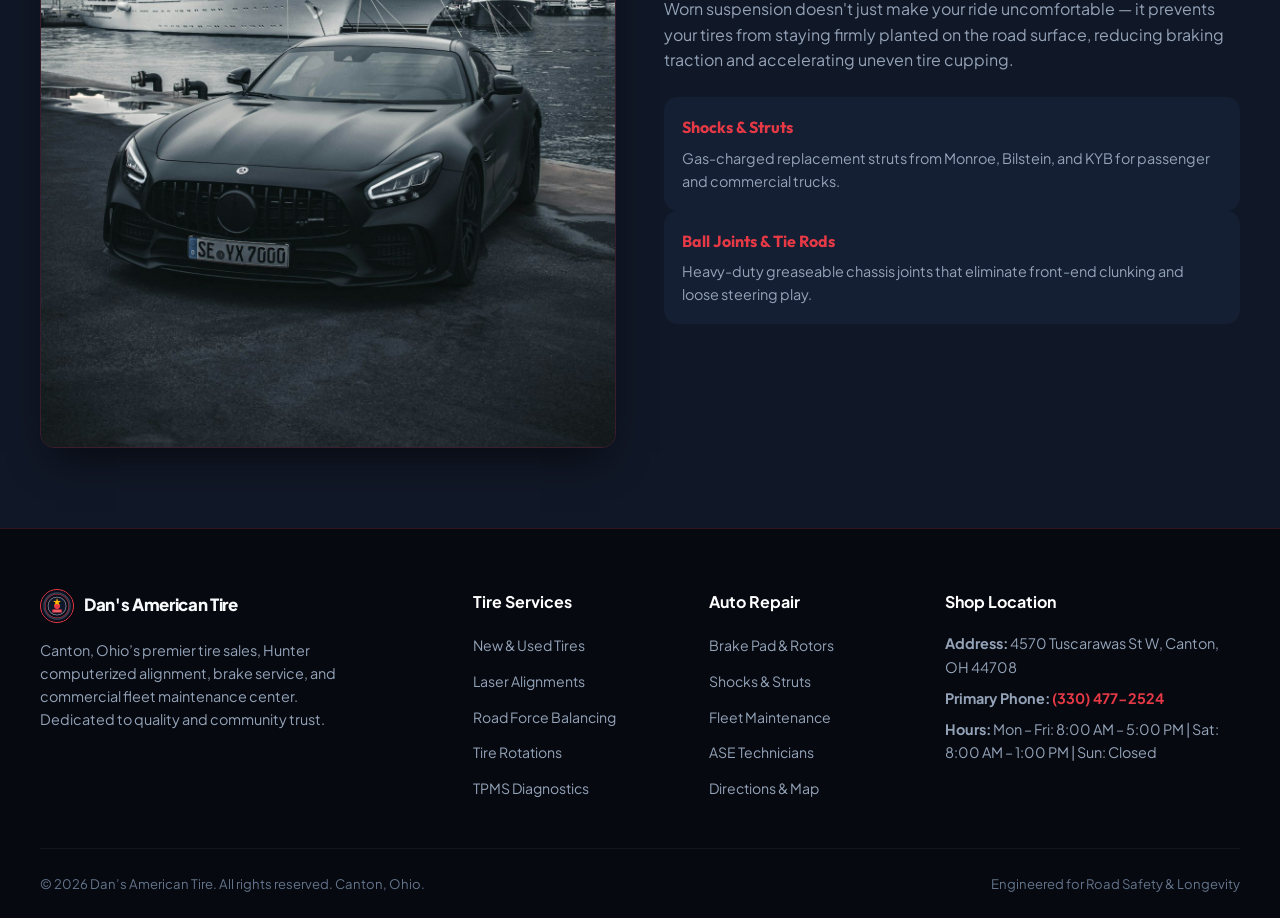
<file: brakes-suspension.html>
<!DOCTYPE html>
<html lang="en">
<head>
  <meta charset="UTF-8">
  <meta name="viewport" content="width=device-width, initial-scale=1.0">
  <title>Brakes, Shocks & Suspension Service | Dan’s American Tire | Canton, OH</title>
  <meta name="description" content="Ceramic brake pad replacement, rotor resurfacing, shocks, struts, and steering suspension repair by ASE master technicians at Dan's American Tire in Canton, OH.">
  <link rel="icon" type="image/svg+xml" href="assets/images/favicon.svg">
  <link rel="icon" type="image/png" sizes="32x32" href="assets/images/favicon-32x32.png">
  <link rel="apple-touch-icon" href="assets/images/apple-touch-icon.png">
  <link rel="preconnect" href="https://fonts.googleapis.com">
  <link rel="preconnect" href="https://fonts.gstatic.com" crossorigin>
  <link href="https://fonts.googleapis.com/css2?family=Outfit:wght@600;700;800;900&family=Plus+Jakarta+Sans:wght@400;500;600;700&display=swap" rel="stylesheet">
  <link rel="stylesheet" href="style.css">
</head>
<body>

  <!-- Floating Pill Navbar -->
  <header class="nav-pill-wrapper">
    <nav class="nav-pill">
      <a href="index.html" class="nav-brand">
        <img src="assets/images/logo-512.png" alt="Dan's American Tire Logo">
        <span>Dan's American Tire</span>
      </a>
      <ul class="nav-links">
        <li><a href="index.html">Home</a></li>
        <li><a href="about.html">About</a></li>
        <li><a href="tires-wheels.html">Tires & Wheels</a></li>
        <li><a href="wheel-alignment.html">Alignments</a></li>
        <li><a href="brakes-suspension.html" class="active">Brakes & Suspension</a></li>
        <li><a href="commercial-fleet.html">Fleet Services</a></li>
        <li><a href="contact.html">Contact</a></li>
      </ul>
      <div class="nav-action">
        <a href="tel:13304772524" class="nav-btn">
          <svg width="15" height="15" viewBox="0 0 24 24" fill="none" stroke="currentColor" stroke-width="2.5"><path d="M22 16.92v3a2 2 0 0 1-2.18 2 19.79 19.79 0 0 1-8.63-3.07 19.5 19.5 0 0 1-6-6 19.79 19.79 0 0 1-3.07-8.67A2 2 0 0 1 4.11 2h3a2 2 0 0 1 2 1.72 12.84 12.84 0 0 0 .7 2.81 2 2 0 0 1-.45 2.11L8.09 9.91a16 16 0 0 0 6 6l1.27-1.27a2 2 0 0 1 2.11-.45 12.84 12.84 0 0 0 2.81.7A2 2 0 0 1 22 16.92z"/></svg>
          (330) 477-2524
        </a>
        <button class="mobile-toggle" aria-label="Toggle navigation">
          <svg width="24" height="24" viewBox="0 0 24 24" fill="none" stroke="currentColor" stroke-width="2"><path d="M4 6h16M4 12h16M4 18h16"/></svg>
        </button>
      </div>
    </nav>
  </header>

  <!-- Mobile Menu Drawer -->
  <div class="mobile-menu-drawer">
    <a href="index.html">Home</a>
    <a href="about.html">About Shop</a>
    <a href="tires-wheels.html">Tires & Custom Wheels</a>
    <a href="wheel-alignment.html">Hunter 4-Wheel Alignments</a>
    <a href="brakes-suspension.html" class="active">Brakes, Shocks & Steering</a>
    <a href="commercial-fleet.html">Commercial Fleet Programs</a>
    <a href="contact.html">Hours & Directions</a>
    <a href="tel:13304772524" style="background: var(--accent-red); color: white; font-weight: 700; text-align: center; margin-top: 8px;">Call (330) 477-2524</a>
  </div>

  <main>
    <section class="page-hero">
      <div class="container">
        <span class="section-tag">Stopping Power & Ride Stability</span>
        <h1>Brake Systems, Shocks & Chassis Service</h1>
        <p>Ensure uncompromising stopping distance and road control with precision ceramic brake installations, rotor resurfacing, and heavy-duty suspension rebuilding.</p>
      </div>
    </section>

    <!-- Brake Services -->
    <section class="content-section">
      <div class="container">
        <div class="content-split">
          <div>
            <span class="section-tag">Safety First</span>
            <h2 class="section-title">Zero Compromise When It Comes to Stopping Distance</h2>
            <p style="color: var(--text-secondary); margin-bottom: 20px;">
              Braking systems operate under extreme thermal friction. Worn friction pads or warped rotors dramatically extend stopping distance, compromise ABS pulsing during rain and snow, and cause severe pedal pulsation.
            </p>
            <p style="color: var(--text-secondary); margin-bottom: 24px;">
              At Dan’s American Tire, our brake service begins with a comprehensive digital caliper measurement of pad thickness and rotor runout. We install premium low-dust ceramic pads and OE-spec slotted or vented rotors to ensure whisper-quiet, fade-resistant stopping performance on Stark County roadways.
            </p>
            <ul class="check-list">
              <li>
                <svg width="20" height="20" viewBox="0 0 24 24" fill="none" stroke="currentColor" stroke-width="2.5"><path d="M20 6L9 17l-5-5"/></svg>
                <span><strong>Ceramic & Semi-Metallic Pads:</strong> Formulated for low brake dust, zero squeal, and exceptional heat dissipation.</span>
              </li>
              <li>
                <svg width="20" height="20" viewBox="0 0 24 24" fill="none" stroke="currentColor" stroke-width="2.5"><path d="M20 6L9 17l-5-5"/></svg>
                <span><strong>Precision Rotor Resurfacing & Replacement:</strong> Removing grooves and lateral runout to eliminate pedal shaking.</span>
              </li>
              <li>
                <svg width="20" height="20" viewBox="0 0 24 24" fill="none" stroke="currentColor" stroke-width="2.5"><path d="M20 6L9 17l-5-5"/></svg>
                <span><strong>Brake Fluid Exchange:</strong> Flushing moisture-contaminated hydraulic fluid to restore firm, responsive pedal feel.</span>
              </li>
            </ul>
          </div>
          <div class="content-media">
            <img src="assets/images/brake-rotor-caliper.jpg" alt="Vented Disc Brake Rotor and Caliper Assembly">
          </div>
        </div>
      </div>
    </section>

    <!-- Suspension & Shocks -->
    <section class="content-section" style="background: var(--bg-secondary);">
      <div class="container">
        <div class="content-split" style="direction: rtl;">
          <div style="direction: ltr;">
            <span class="section-tag">Suspension & Handling</span>
            <h2 class="section-title">Restore That Smooth Factory Ride Quality</h2>
            <p style="color: var(--text-secondary); margin-bottom: 20px;">
              If your car nose-dives when braking, rocks excessively over bumps, or sways nervously on highway exit ramps, your struts and shock absorbers have likely lost their hydraulic dampening seal.
            </p>
            <p style="color: var(--text-secondary); margin-bottom: 24px;">
              Worn suspension doesn't just make your ride uncomfortable — it prevents your tires from staying firmly planted on the road surface, reducing braking traction and accelerating uneven tire cupping.
            </p>
            <div class="feature-grid" style="grid-template-columns: repeat(2, 1fr); margin-top: 24px;">
              <div style="background: var(--bg-card); padding: 18px; border-radius: var(--radius-md);">
                <h4 style="font-family: var(--font-heading); color: var(--accent-red); margin-bottom: 6px;">Shocks & Struts</h4>
                <p style="font-size: 0.9rem; color: var(--text-secondary);">Gas-charged replacement struts from Monroe, Bilstein, and KYB for passenger and commercial trucks.</p>
              </div>
              <div style="background: var(--bg-card); padding: 18px; border-radius: var(--radius-md);">
                <h4 style="font-family: var(--font-heading); color: var(--accent-red); margin-bottom: 6px;">Ball Joints & Tie Rods</h4>
                <p style="font-size: 0.9rem; color: var(--text-secondary);">Heavy-duty greaseable chassis joints that eliminate front-end clunking and loose steering play.</p>
              </div>
            </div>
          </div>
          <div class="content-media" style="direction: ltr;">
            <img src="assets/images/mechanic-suspension-lift.jpg" alt="Mechanic Inspecting Suspension System on Hydraulic Lift">
          </div>
        </div>
      </div>
    </section>
  </main>

  <!-- Footer -->
  <footer>
    <div class="footer-grid">
      <div class="footer-col">
        <div class="nav-brand" style="margin-bottom: 16px;">
          <img src="assets/images/logo-512.png" alt="Dan's Logo">
          <span>Dan's American Tire</span>
        </div>
        <p style="color: var(--text-secondary); font-size: 0.9rem; line-height: 1.6; max-width: 320px;">
          Canton, Ohio’s premier tire sales, Hunter computerized alignment, brake service, and commercial fleet maintenance center. Dedicated to quality and community trust.
        </p>
      </div>

      <div class="footer-col">
        <h4>Tire Services</h4>
        <ul class="footer-links">
          <li><a href="tires-wheels.html">New & Used Tires</a></li>
          <li><a href="wheel-alignment.html">Laser Alignments</a></li>
          <li><a href="tires-wheels.html">Road Force Balancing</a></li>
          <li><a href="tires-wheels.html">Tire Rotations</a></li>
          <li><a href="tires-wheels.html">TPMS Diagnostics</a></li>
        </ul>
      </div>

      <div class="footer-col">
        <h4>Auto Repair</h4>
        <ul class="footer-links">
          <li><a href="brakes-suspension.html">Brake Pad & Rotors</a></li>
          <li><a href="brakes-suspension.html">Shocks & Struts</a></li>
          <li><a href="commercial-fleet.html">Fleet Maintenance</a></li>
          <li><a href="about.html">ASE Technicians</a></li>
          <li><a href="contact.html">Directions & Map</a></li>
        </ul>
      </div>

      <div class="footer-col">
        <h4>Shop Location</h4>
        <p style="color: var(--text-secondary); font-size: 0.9rem; margin-bottom: 8px;">
          <strong>Address:</strong> 4570 Tuscarawas St W, Canton, OH 44708
        </p>
        <p style="color: var(--text-secondary); font-size: 0.9rem; margin-bottom: 8px;">
          <strong>Primary Phone:</strong> <a href="tel:13304772524" style="color: var(--accent-red); font-weight: 700;">(330) 477-2524</a>
        </p>
        <p style="color: var(--text-secondary); font-size: 0.9rem;">
          <strong>Hours:</strong> Mon – Fri: 8:00 AM – 5:00 PM | Sat: 8:00 AM – 1:00 PM | Sun: Closed
        </p>
      </div>
    </div>

    <div class="footer-bottom">
      <div>&copy; 2026 Dan’s American Tire. All rights reserved. Canton, Ohio.</div>
      <div>Engineered for Road Safety & Longevity</div>
    </div>
  </footer>

  <script src="main.js"></script>
</body>
</html>
</file>
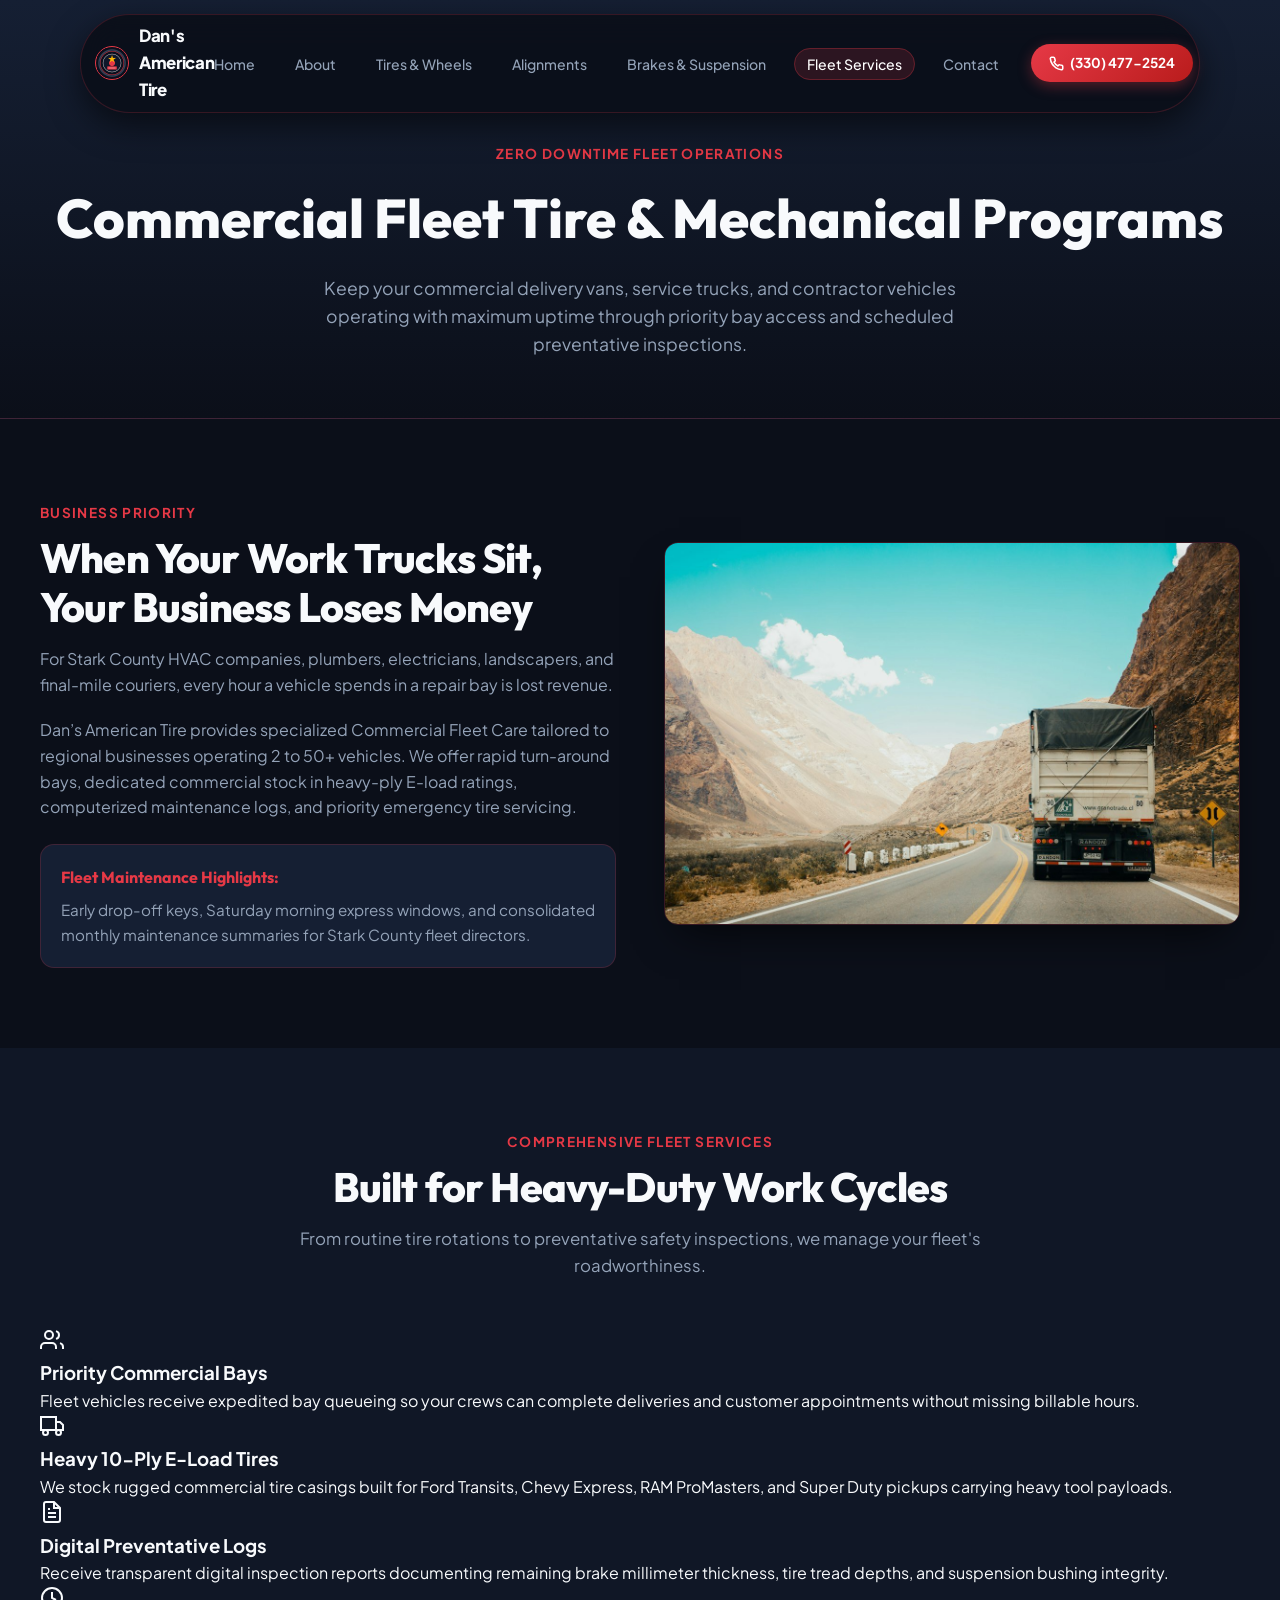
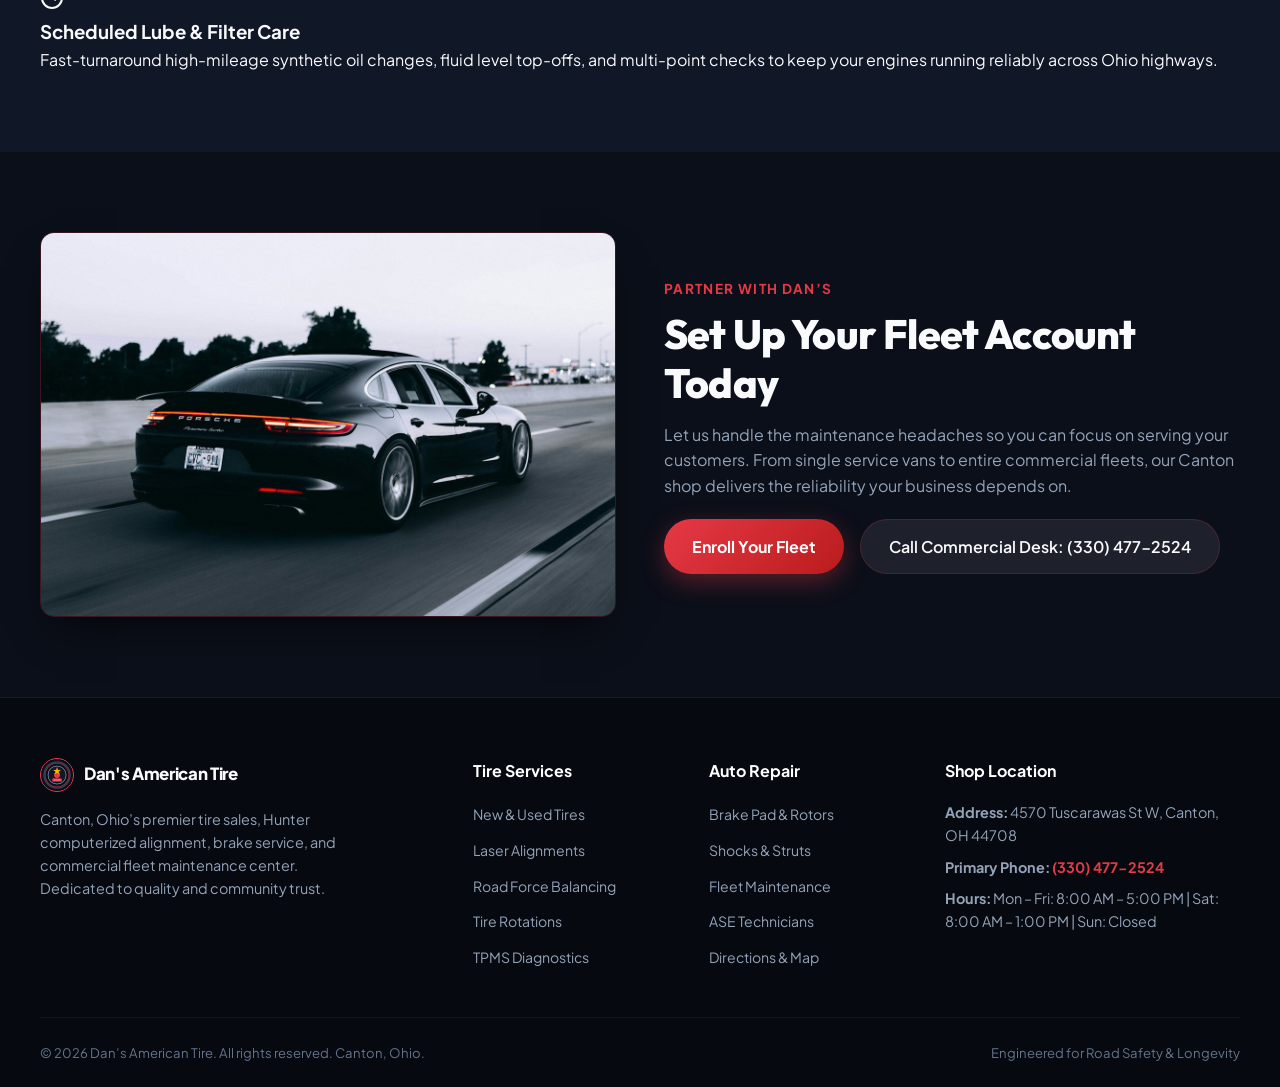
<file: commercial-fleet.html>
<!DOCTYPE html>
<html lang="en">
<head>
  <meta charset="UTF-8">
  <meta name="viewport" content="width=device-width, initial-scale=1.0">
  <title>Commercial Fleet Maintenance Programs | Dan’s American Tire | Canton, OH</title>
  <meta name="description" content="Commercial fleet service, van and light truck tire maintenance, priority bay scheduling, and fleet inspections for Stark County businesses at Dan's American Tire.">
  <link rel="icon" type="image/svg+xml" href="assets/images/favicon.svg">
  <link rel="icon" type="image/png" sizes="32x32" href="assets/images/favicon-32x32.png">
  <link rel="apple-touch-icon" href="assets/images/apple-touch-icon.png">
  <link rel="preconnect" href="https://fonts.googleapis.com">
  <link rel="preconnect" href="https://fonts.gstatic.com" crossorigin>
  <link href="https://fonts.googleapis.com/css2?family=Outfit:wght@600;700;800;900&family=Plus+Jakarta+Sans:wght@400;500;600;700&display=swap" rel="stylesheet">
  <link rel="stylesheet" href="style.css">
</head>
<body>

  <!-- Floating Pill Navbar -->
  <header class="nav-pill-wrapper">
    <nav class="nav-pill">
      <a href="index.html" class="nav-brand">
        <img src="assets/images/logo-512.png" alt="Dan's American Tire Logo">
        <span>Dan's American Tire</span>
      </a>
      <ul class="nav-links">
        <li><a href="index.html">Home</a></li>
        <li><a href="about.html">About</a></li>
        <li><a href="tires-wheels.html">Tires & Wheels</a></li>
        <li><a href="wheel-alignment.html">Alignments</a></li>
        <li><a href="brakes-suspension.html">Brakes & Suspension</a></li>
        <li><a href="commercial-fleet.html" class="active">Fleet Services</a></li>
        <li><a href="contact.html">Contact</a></li>
      </ul>
      <div class="nav-action">
        <a href="tel:13304772524" class="nav-btn">
          <svg width="15" height="15" viewBox="0 0 24 24" fill="none" stroke="currentColor" stroke-width="2.5"><path d="M22 16.92v3a2 2 0 0 1-2.18 2 19.79 19.79 0 0 1-8.63-3.07 19.5 19.5 0 0 1-6-6 19.79 19.79 0 0 1-3.07-8.67A2 2 0 0 1 4.11 2h3a2 2 0 0 1 2 1.72 12.84 12.84 0 0 0 .7 2.81 2 2 0 0 1-.45 2.11L8.09 9.91a16 16 0 0 0 6 6l1.27-1.27a2 2 0 0 1 2.11-.45 12.84 12.84 0 0 0 2.81.7A2 2 0 0 1 22 16.92z"/></svg>
          (330) 477-2524
        </a>
        <button class="mobile-toggle" aria-label="Toggle navigation">
          <svg width="24" height="24" viewBox="0 0 24 24" fill="none" stroke="currentColor" stroke-width="2"><path d="M4 6h16M4 12h16M4 18h16"/></svg>
        </button>
      </div>
    </nav>
  </header>

  <!-- Mobile Menu Drawer -->
  <div class="mobile-menu-drawer">
    <a href="index.html">Home</a>
    <a href="about.html">About Shop</a>
    <a href="tires-wheels.html">Tires & Custom Wheels</a>
    <a href="wheel-alignment.html">Hunter 4-Wheel Alignments</a>
    <a href="brakes-suspension.html">Brakes, Shocks & Steering</a>
    <a href="commercial-fleet.html" class="active">Commercial Fleet Programs</a>
    <a href="contact.html">Hours & Directions</a>
    <a href="tel:13304772524" style="background: var(--accent-red); color: white; font-weight: 700; text-align: center; margin-top: 8px;">Call (330) 477-2524</a>
  </div>

  <main>
    <section class="page-hero">
      <div class="container">
        <span class="section-tag">Zero Downtime Fleet Operations</span>
        <h1>Commercial Fleet Tire & Mechanical Programs</h1>
        <p>Keep your commercial delivery vans, service trucks, and contractor vehicles operating with maximum uptime through priority bay access and scheduled preventative inspections.</p>
      </div>
    </section>

    <!-- Fleet Overview -->
    <section class="content-section">
      <div class="container">
        <div class="content-split">
          <div>
            <span class="section-tag">Business Priority</span>
            <h2 class="section-title">When Your Work Trucks Sit, Your Business Loses Money</h2>
            <p style="color: var(--text-secondary); margin-bottom: 20px;">
              For Stark County HVAC companies, plumbers, electricians, landscapers, and final-mile couriers, every hour a vehicle spends in a repair bay is lost revenue.
            </p>
            <p style="color: var(--text-secondary); margin-bottom: 24px;">
              Dan’s American Tire provides specialized Commercial Fleet Care tailored to regional businesses operating 2 to 50+ vehicles. We offer rapid turn-around bays, dedicated commercial stock in heavy-ply E-load ratings, computerized maintenance logs, and priority emergency tire servicing.
            </p>
            <div style="background: var(--bg-card); padding: 20px; border-radius: var(--radius-md); border: 1px solid var(--border-subtle);">
              <h4 style="font-family: var(--font-heading); color: var(--accent-red); margin-bottom: 8px;">Fleet Maintenance Highlights:</h4>
              <p style="color: var(--text-secondary); font-size: 0.95rem;">Early drop-off keys, Saturday morning express windows, and consolidated monthly maintenance summaries for Stark County fleet directors.</p>
            </div>
          </div>
          <div class="content-media">
            <img src="assets/images/commercial-fleet-vans.jpg" alt="Commercial Fleet Cargo Vans Maintained by Dan's American Tire">
          </div>
        </div>
      </div>
    </section>

    <!-- Fleet Capabilities -->
    <section class="content-section" style="background: var(--bg-secondary);">
      <div class="container">
        <div class="section-head">
          <span class="section-tag">Comprehensive Fleet Services</span>
          <h2 class="section-title">Built for Heavy-Duty Work Cycles</h2>
          <p class="section-subtitle">From routine tire rotations to preventative safety inspections, we manage your fleet's roadworthiness.</p>
        </div>

        <div class="feature-grid">
          <div class="feature-card">
            <div class="feature-icon">
              <svg width="24" height="24" viewBox="0 0 24 24" fill="none" stroke="currentColor" stroke-width="2"><path d="M16 21v-2a4 4 0 0 0-4-4H5a4 4 0 0 0-4 4v2"/><circle cx="9" cy="7" r="4"/><path d="M23 21v-2a4 4 0 0 0-3-3.87"/><path d="M16 3.13a4 4 0 0 1 0 7.75"/></svg>
            </div>
            <h3>Priority Commercial Bays</h3>
            <p>Fleet vehicles receive expedited bay queueing so your crews can complete deliveries and customer appointments without missing billable hours.</p>
          </div>

          <div class="feature-card">
            <div class="feature-icon">
              <svg width="24" height="24" viewBox="0 0 24 24" fill="none" stroke="currentColor" stroke-width="2"><rect x="1" y="3" width="15" height="13"/><polygon points="16 8 20 8 23 11 23 16 16 16 16 8"/><circle cx="5.5" cy="18.5" r="2.5"/><circle cx="18.5" cy="18.5" r="2.5"/></svg>
            </div>
            <h3>Heavy 10-Ply E-Load Tires</h3>
            <p>We stock rugged commercial tire casings built for Ford Transits, Chevy Express, RAM ProMasters, and Super Duty pickups carrying heavy tool payloads.</p>
          </div>

          <div class="feature-card">
            <div class="feature-icon">
              <svg width="24" height="24" viewBox="0 0 24 24" fill="none" stroke="currentColor" stroke-width="2"><path d="M14 2H6a2 2 0 0 0-2 2v16a2 2 0 0 0 2 2h12a2 2 0 0 0 2-2V8z"/><polyline points="14 2 14 8 20 8"/><line x1="16" y1="13" x2="8" y2="13"/><line x1="16" y1="17" x2="8" y2="17"/><polyline points="10 9 9 9 8 9"/></svg>
            </div>
            <h3>Digital Preventative Logs</h3>
            <p>Receive transparent digital inspection reports documenting remaining brake millimeter thickness, tire tread depths, and suspension bushing integrity.</p>
          </div>

          <div class="feature-card">
            <div class="feature-icon">
              <svg width="24" height="24" viewBox="0 0 24 24" fill="none" stroke="currentColor" stroke-width="2"><circle cx="12" cy="12" r="10"/><polyline points="12 6 12 12 16 14"/></svg>
            </div>
            <h3>Scheduled Lube & Filter Care</h3>
            <p>Fast-turnaround high-mileage synthetic oil changes, fluid level top-offs, and multi-point checks to keep your engines running reliably across Ohio highways.</p>
          </div>
        </div>
      </div>
    </section>

    <!-- Inspection Visual -->
    <section class="content-section">
      <div class="container">
        <div class="content-split" style="align-items: center;">
          <div class="content-media">
            <img src="assets/images/oil-change-inspection.jpg" alt="ASE Technician Performing Fleet Inspection and Oil Service">
          </div>
          <div>
            <span class="section-tag">Partner With Dan’s</span>
            <h2 class="section-title">Set Up Your Fleet Account Today</h2>
            <p style="color: var(--text-secondary); margin-bottom: 20px;">
              Let us handle the maintenance headaches so you can focus on serving your customers. From single service vans to entire commercial fleets, our Canton shop delivers the reliability your business depends on.
            </p>
            <div style="display: flex; gap: 16px; flex-wrap: wrap;">
              <a href="contact.html" class="btn-primary">Enroll Your Fleet</a>
              <a href="tel:13304772524" class="btn-secondary">Call Commercial Desk: (330) 477-2524</a>
            </div>
          </div>
        </div>
      </div>
    </section>
  </main>

  <!-- Footer -->
  <footer>
    <div class="footer-grid">
      <div class="footer-col">
        <div class="nav-brand" style="margin-bottom: 16px;">
          <img src="assets/images/logo-512.png" alt="Dan's Logo">
          <span>Dan's American Tire</span>
        </div>
        <p style="color: var(--text-secondary); font-size: 0.9rem; line-height: 1.6; max-width: 320px;">
          Canton, Ohio’s premier tire sales, Hunter computerized alignment, brake service, and commercial fleet maintenance center. Dedicated to quality and community trust.
        </p>
      </div>

      <div class="footer-col">
        <h4>Tire Services</h4>
        <ul class="footer-links">
          <li><a href="tires-wheels.html">New & Used Tires</a></li>
          <li><a href="wheel-alignment.html">Laser Alignments</a></li>
          <li><a href="tires-wheels.html">Road Force Balancing</a></li>
          <li><a href="tires-wheels.html">Tire Rotations</a></li>
          <li><a href="tires-wheels.html">TPMS Diagnostics</a></li>
        </ul>
      </div>

      <div class="footer-col">
        <h4>Auto Repair</h4>
        <ul class="footer-links">
          <li><a href="brakes-suspension.html">Brake Pad & Rotors</a></li>
          <li><a href="brakes-suspension.html">Shocks & Struts</a></li>
          <li><a href="commercial-fleet.html">Fleet Maintenance</a></li>
          <li><a href="about.html">ASE Technicians</a></li>
          <li><a href="contact.html">Directions & Map</a></li>
        </ul>
      </div>

      <div class="footer-col">
        <h4>Shop Location</h4>
        <p style="color: var(--text-secondary); font-size: 0.9rem; margin-bottom: 8px;">
          <strong>Address:</strong> 4570 Tuscarawas St W, Canton, OH 44708
        </p>
        <p style="color: var(--text-secondary); font-size: 0.9rem; margin-bottom: 8px;">
          <strong>Primary Phone:</strong> <a href="tel:13304772524" style="color: var(--accent-red); font-weight: 700;">(330) 477-2524</a>
        </p>
        <p style="color: var(--text-secondary); font-size: 0.9rem;">
          <strong>Hours:</strong> Mon – Fri: 8:00 AM – 5:00 PM | Sat: 8:00 AM – 1:00 PM | Sun: Closed
        </p>
      </div>
    </div>

    <div class="footer-bottom">
      <div>&copy; 2026 Dan’s American Tire. All rights reserved. Canton, Ohio.</div>
      <div>Engineered for Road Safety & Longevity</div>
    </div>
  </footer>

  <script src="main.js"></script>
</body>
</html>
</file>
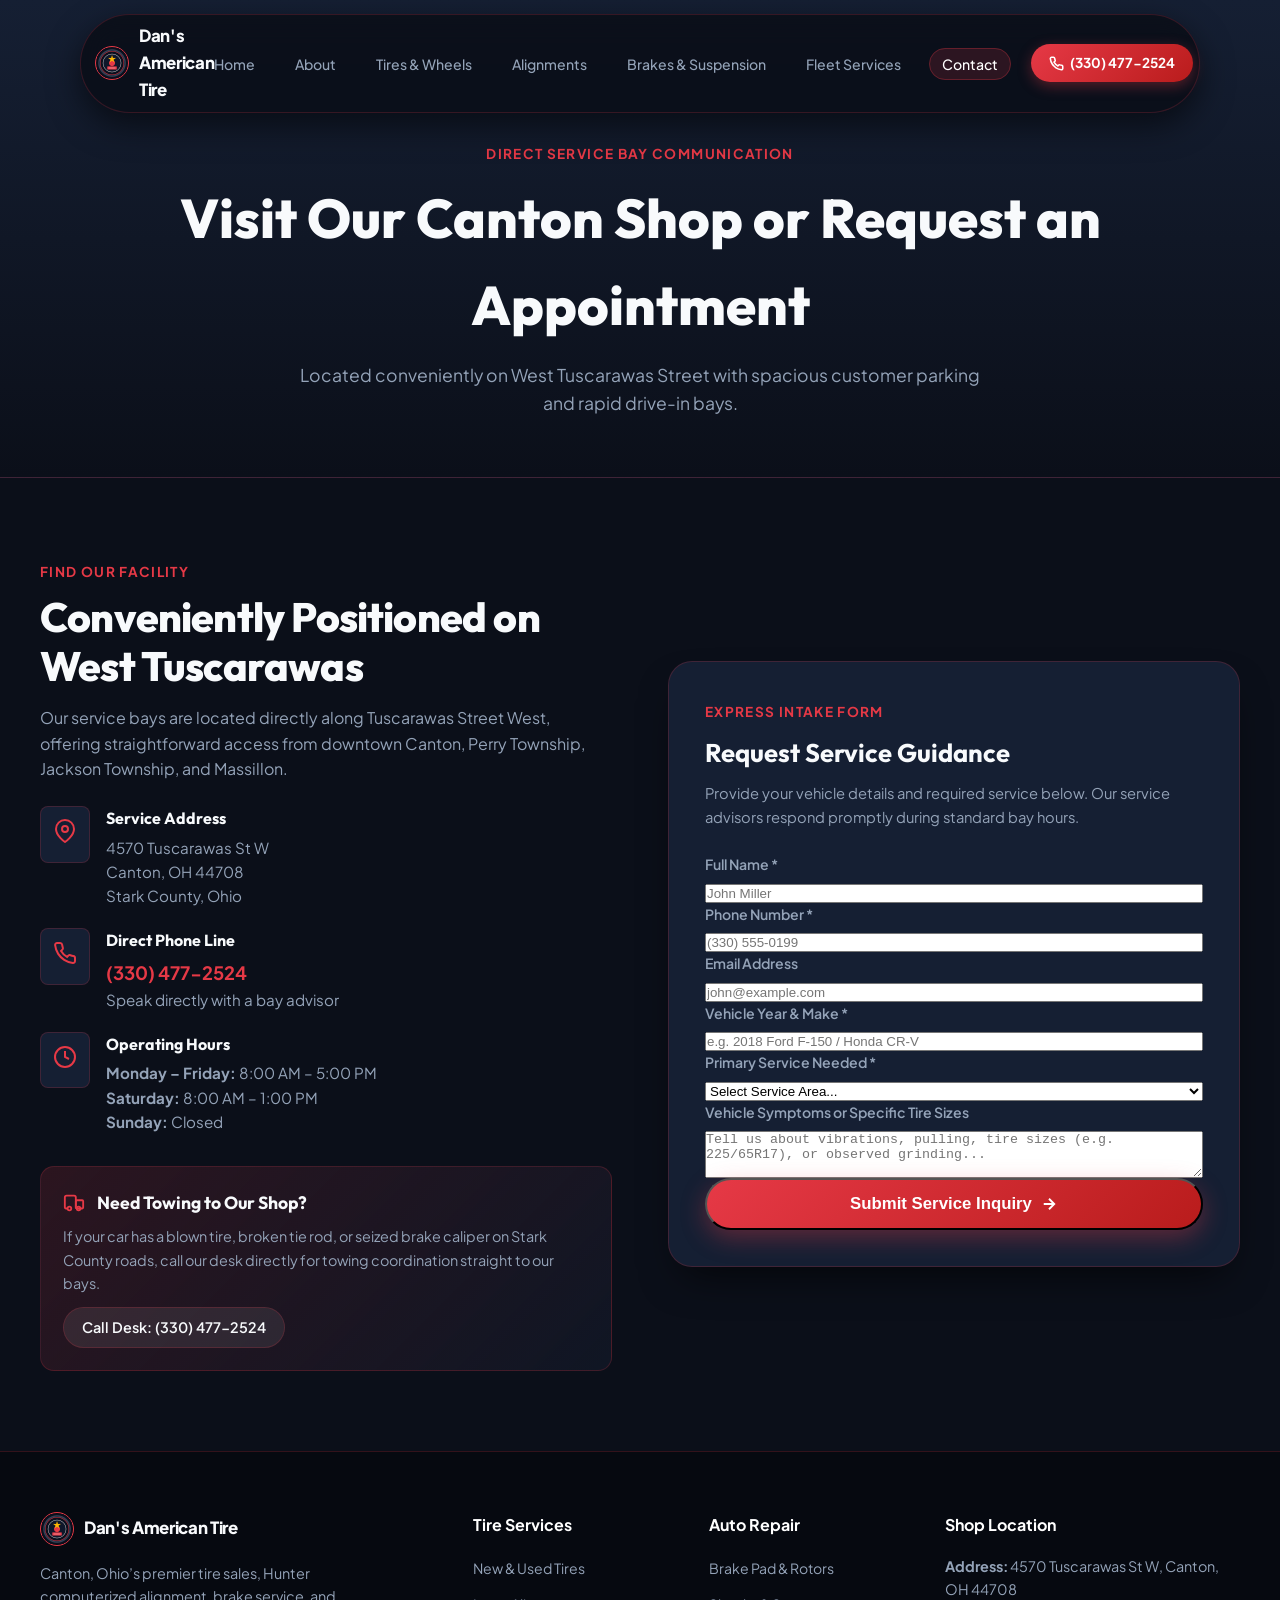
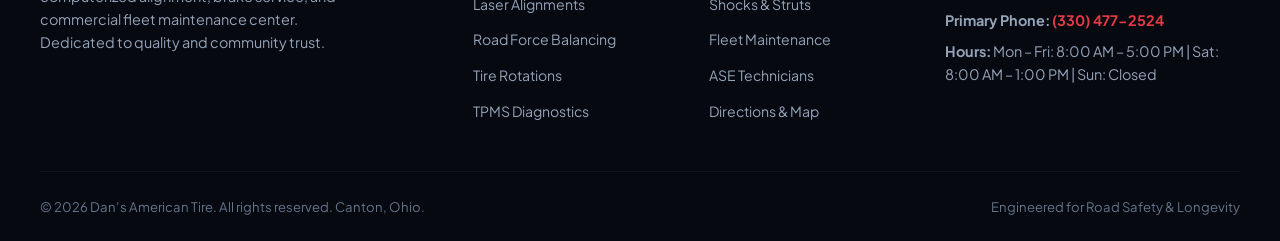
<file: contact.html>
<!DOCTYPE html>
<html lang="en">
<head>
  <meta charset="UTF-8">
  <meta name="viewport" content="width=device-width, initial-scale=1.0">
  <title>Contact & Directions | Dan’s American Tire | Canton, OH</title>
  <meta name="description" content="Visit Dan's American Tire at 4570 Tuscarawas St W, Canton, OH 44708. Call (330) 477-2524 for tire fittings, Hunter alignments, brake repairs, and fleet service.">
  <link rel="icon" type="image/svg+xml" href="assets/images/favicon.svg">
  <link rel="icon" type="image/png" sizes="32x32" href="assets/images/favicon-32x32.png">
  <link rel="apple-touch-icon" href="assets/images/apple-touch-icon.png">
  <link rel="preconnect" href="https://fonts.googleapis.com">
  <link rel="preconnect" href="https://fonts.gstatic.com" crossorigin>
  <link href="https://fonts.googleapis.com/css2?family=Outfit:wght@600;700;800;900&family=Plus+Jakarta+Sans:wght@400;500;600;700&display=swap" rel="stylesheet">
  <link rel="stylesheet" href="style.css">
</head>
<body>

  <!-- Floating Pill Navbar -->
  <header class="nav-pill-wrapper">
    <nav class="nav-pill">
      <a href="index.html" class="nav-brand">
        <img src="assets/images/logo-512.png" alt="Dan's American Tire Logo">
        <span>Dan's American Tire</span>
      </a>
      <ul class="nav-links">
        <li><a href="index.html">Home</a></li>
        <li><a href="about.html">About</a></li>
        <li><a href="tires-wheels.html">Tires & Wheels</a></li>
        <li><a href="wheel-alignment.html">Alignments</a></li>
        <li><a href="brakes-suspension.html">Brakes & Suspension</a></li>
        <li><a href="commercial-fleet.html">Fleet Services</a></li>
        <li><a href="contact.html" class="active">Contact</a></li>
      </ul>
      <div class="nav-action">
        <a href="tel:13304772524" class="nav-btn">
          <svg width="15" height="15" viewBox="0 0 24 24" fill="none" stroke="currentColor" stroke-width="2.5"><path d="M22 16.92v3a2 2 0 0 1-2.18 2 19.79 19.79 0 0 1-8.63-3.07 19.5 19.5 0 0 1-6-6 19.79 19.79 0 0 1-3.07-8.67A2 2 0 0 1 4.11 2h3a2 2 0 0 1 2 1.72 12.84 12.84 0 0 0 .7 2.81 2 2 0 0 1-.45 2.11L8.09 9.91a16 16 0 0 0 6 6l1.27-1.27a2 2 0 0 1 2.11-.45 12.84 12.84 0 0 0 2.81.7A2 2 0 0 1 22 16.92z"/></svg>
          (330) 477-2524
        </a>
        <button class="mobile-toggle" aria-label="Toggle navigation">
          <svg width="24" height="24" viewBox="0 0 24 24" fill="none" stroke="currentColor" stroke-width="2"><path d="M4 6h16M4 12h16M4 18h16"/></svg>
        </button>
      </div>
    </nav>
  </header>

  <!-- Mobile Menu Drawer -->
  <div class="mobile-menu-drawer">
    <a href="index.html">Home</a>
    <a href="about.html">About Shop</a>
    <a href="tires-wheels.html">Tires & Custom Wheels</a>
    <a href="wheel-alignment.html">Hunter 4-Wheel Alignments</a>
    <a href="brakes-suspension.html">Brakes, Shocks & Steering</a>
    <a href="commercial-fleet.html">Commercial Fleet Programs</a>
    <a href="contact.html" class="active">Hours & Directions</a>
    <a href="tel:13304772524" style="background: var(--accent-red); color: white; font-weight: 700; text-align: center; margin-top: 8px;">Call (330) 477-2524</a>
  </div>

  <main>
    <section class="page-hero">
      <div class="container">
        <span class="section-tag">Direct Service Bay Communication</span>
        <h1>Visit Our Canton Shop or Request an Appointment</h1>
        <p>Located conveniently on West Tuscarawas Street with spacious customer parking and rapid drive-in bays.</p>
      </div>
    </section>

    <!-- Contact & Map Split -->
    <section class="content-section">
      <div class="container">
        <div class="content-split" style="gap: 56px;">
          <!-- Shop Details -->
          <div>
            <span class="section-tag">Find Our Facility</span>
            <h2 class="section-title">Conveniently Positioned on West Tuscarawas</h2>
            <p style="color: var(--text-secondary); margin-bottom: 24px;">
              Our service bays are located directly along Tuscarawas Street West, offering straightforward access from downtown Canton, Perry Township, Jackson Township, and Massillon.
            </p>

            <div style="display: flex; flex-direction: column; gap: 20px; margin-bottom: 32px;">
              <div style="display: flex; gap: 16px; align-items: flex-start;">
                <div style="background: var(--bg-card); padding: 12px; border-radius: var(--radius-sm); border: 1px solid var(--border-subtle); color: var(--accent-red);">
                  <svg width="24" height="24" viewBox="0 0 24 24" fill="none" stroke="currentColor" stroke-width="2"><path d="M21 10c0 7-9 13-9 13s-9-6-9-13a9 9 0 0 1 18 0z"/><circle cx="12" cy="10" r="3"/></svg>
                </div>
                <div>
                  <h4 style="font-family: var(--font-heading); margin-bottom: 4px;">Service Address</h4>
                  <p style="color: var(--text-secondary); font-size: 0.95rem;">
                    4570 Tuscarawas St W<br>
                    Canton, OH 44708<br>
                    Stark County, Ohio
                  </p>
                </div>
              </div>

              <div style="display: flex; gap: 16px; align-items: flex-start;">
                <div style="background: var(--bg-card); padding: 12px; border-radius: var(--radius-sm); border: 1px solid var(--border-subtle); color: var(--accent-red);">
                  <svg width="24" height="24" viewBox="0 0 24 24" fill="none" stroke="currentColor" stroke-width="2"><path d="M22 16.92v3a2 2 0 0 1-2.18 2 19.79 19.79 0 0 1-8.63-3.07 19.5 19.5 0 0 1-6-6 19.79 19.79 0 0 1-3.07-8.67A2 2 0 0 1 4.11 2h3a2 2 0 0 1 2 1.72 12.84 12.84 0 0 0 .7 2.81 2 2 0 0 1-.45 2.11L8.09 9.91a16 16 0 0 0 6 6l1.27-1.27a2 2 0 0 1 2.11-.45 12.84 12.84 0 0 0 2.81.7A2 2 0 0 1 22 16.92z"/></svg>
                </div>
                <div>
                  <h4 style="font-family: var(--font-heading); margin-bottom: 4px;">Direct Phone Line</h4>
                  <p style="color: var(--text-secondary); font-size: 0.95rem;">
                    <a href="tel:13304772524" style="color: var(--accent-red); font-weight: 700; font-size: 1.15rem;">(330) 477-2524</a><br>
                    Speak directly with a bay advisor
                  </p>
                </div>
              </div>

              <div style="display: flex; gap: 16px; align-items: flex-start;">
                <div style="background: var(--bg-card); padding: 12px; border-radius: var(--radius-sm); border: 1px solid var(--border-subtle); color: var(--accent-red);">
                  <svg width="24" height="24" viewBox="0 0 24 24" fill="none" stroke="currentColor" stroke-width="2"><circle cx="12" cy="12" r="10"/><polyline points="12 6 12 12 16 14"/></svg>
                </div>
                <div>
                  <h4 style="font-family: var(--font-heading); margin-bottom: 4px;">Operating Hours</h4>
                  <p style="color: var(--text-secondary); font-size: 0.95rem; line-height: 1.6;">
                    <strong>Monday – Friday:</strong> 8:00 AM – 5:00 PM<br>
                    <strong>Saturday:</strong> 8:00 AM – 1:00 PM<br>
                    <strong>Sunday:</strong> Closed
                  </p>
                </div>
              </div>
            </div>

            <!-- Roadside Support Card -->
            <div style="background: linear-gradient(135deg, rgba(230,57,70,0.15) 0%, rgba(17,24,39,0.8) 100%); border: 1px solid var(--border-subtle); padding: 22px; border-radius: var(--radius-md);">
              <div style="display: flex; align-items: center; gap: 12px; margin-bottom: 8px;">
                <svg width="22" height="22" viewBox="0 0 24 24" fill="none" stroke="currentColor" stroke-width="2" style="color: var(--accent-red);"><path d="M14 18V6a2 2 0 0 0-2-2H4a2 2 0 0 0-2 2v11a1 1 0 0 0 1 1h2"/><rect x="14" y="9" width="8" height="9" rx="1"/><circle cx="7" cy="18" r="2"/><circle cx="17" cy="18" r="2"/></svg>
                <h4 style="font-family: var(--font-heading); font-size: 1.1rem;">Need Towing to Our Shop?</h4>
              </div>
              <p style="font-size: 0.9rem; color: var(--text-secondary); margin-bottom: 12px;">
                If your car has a blown tire, broken tie rod, or seized brake caliper on Stark County roads, call our desk directly for towing coordination straight to our bays.
              </p>
              <a href="tel:13304772524" class="btn-secondary" style="padding: 8px 18px; font-size: 0.9rem;">Call Desk: (330) 477-2524</a>
            </div>
          </div>

          <!-- Service Request Form -->
          <div style="background: var(--bg-card); padding: 36px; border-radius: var(--radius-lg); border: 1px solid var(--border-subtle); box-shadow: var(--shadow-lg);">
            <span class="section-tag">Express Intake Form</span>
            <h3 style="font-family: var(--font-heading); font-size: 1.6rem; margin-bottom: 8px;">Request Service Guidance</h3>
            <p style="color: var(--text-secondary); font-size: 0.92rem; margin-bottom: 24px;">
              Provide your vehicle details and required service below. Our service advisors respond promptly during standard bay hours.
            </p>

            <form id="contactServiceForm" onsubmit="handleContactSubmit(event)">
              <div class="form-group">
                <label for="ownerName">Full Name *</label>
                <input type="text" id="ownerName" required placeholder="John Miller">
              </div>

              <div class="form-row">
                <div class="form-group">
                  <label for="contactPhone">Phone Number *</label>
                  <input type="tel" id="contactPhone" required placeholder="(330) 555-0199">
                </div>
                <div class="form-group">
                  <label for="contactEmail">Email Address</label>
                  <input type="email" id="contactEmail" placeholder="john@example.com">
                </div>
              </div>

              <div class="form-row">
                <div class="form-group">
                  <label for="vehicleYearMake">Vehicle Year & Make *</label>
                  <input type="text" id="vehicleYearMake" required placeholder="e.g. 2018 Ford F-150 / Honda CR-V">
                </div>
                <div class="form-group">
                  <label for="serviceCategory">Primary Service Needed *</label>
                  <select id="serviceCategory" required>
                    <option value="">Select Service Area...</option>
                    <option value="New Tires Fitting">New Tires & Road Force Balance</option>
                    <option value="Hunter 4-Wheel Alignment">Hunter 4-Wheel Alignment</option>
                    <option value="Brake Pad & Rotor Repair">Brake Pad & Rotor Inspection</option>
                    <option value="Suspension Shocks & Struts">Suspension, Shocks & Struts</option>
                    <option value="Commercial Fleet Care">Commercial Fleet Maintenance</option>
                    <option value="Tire Pressure TPMS Diagnostics">TPMS Diagnostics & Slow Leak Repair</option>
                  </select>
                </div>
              </div>

              <div class="form-group">
                <label for="serviceNotes">Vehicle Symptoms or Specific Tire Sizes</label>
                <textarea id="serviceNotes" rows="3" placeholder="Tell us about vibrations, pulling, tire sizes (e.g. 225/65R17), or observed grinding..."></textarea>
              </div>

              <button type="submit" class="btn-primary" style="width: 100%; justify-content: center; padding: 14px; font-size: 1.05rem;">
                Submit Service Inquiry
                <svg width="18" height="18" viewBox="0 0 24 24" fill="none" stroke="currentColor" stroke-width="2.5"><path d="M5 12h14M12 5l7 7-7 7"/></svg>
              </button>

              <div id="contactSuccessMsg" style="display: none; margin-top: 18px; padding: 14px; background: rgba(37,99,235,0.15); border: 1px solid var(--accent-blue); border-radius: var(--radius-sm); color: #93c5fd; font-size: 0.95rem; text-align: center;">
                <strong>Thank you!</strong> Your service request has been received. Our Canton bay technician will contact you shortly to confirm your schedule.
              </div>
            </form>
          </div>
        </div>
      </div>
    </section>
  </main>

  <!-- Footer -->
  <footer>
    <div class="footer-grid">
      <div class="footer-col">
        <div class="nav-brand" style="margin-bottom: 16px;">
          <img src="assets/images/logo-512.png" alt="Dan's Logo">
          <span>Dan's American Tire</span>
        </div>
        <p style="color: var(--text-secondary); font-size: 0.9rem; line-height: 1.6; max-width: 320px;">
          Canton, Ohio’s premier tire sales, Hunter computerized alignment, brake service, and commercial fleet maintenance center. Dedicated to quality and community trust.
        </p>
      </div>

      <div class="footer-col">
        <h4>Tire Services</h4>
        <ul class="footer-links">
          <li><a href="tires-wheels.html">New & Used Tires</a></li>
          <li><a href="wheel-alignment.html">Laser Alignments</a></li>
          <li><a href="tires-wheels.html">Road Force Balancing</a></li>
          <li><a href="tires-wheels.html">Tire Rotations</a></li>
          <li><a href="tires-wheels.html">TPMS Diagnostics</a></li>
        </ul>
      </div>

      <div class="footer-col">
        <h4>Auto Repair</h4>
        <ul class="footer-links">
          <li><a href="brakes-suspension.html">Brake Pad & Rotors</a></li>
          <li><a href="brakes-suspension.html">Shocks & Struts</a></li>
          <li><a href="commercial-fleet.html">Fleet Maintenance</a></li>
          <li><a href="about.html">ASE Technicians</a></li>
          <li><a href="contact.html">Directions & Map</a></li>
        </ul>
      </div>

      <div class="footer-col">
        <h4>Shop Location</h4>
        <p style="color: var(--text-secondary); font-size: 0.9rem; margin-bottom: 8px;">
          <strong>Address:</strong> 4570 Tuscarawas St W, Canton, OH 44708
        </p>
        <p style="color: var(--text-secondary); font-size: 0.9rem; margin-bottom: 8px;">
          <strong>Primary Phone:</strong> <a href="tel:13304772524" style="color: var(--accent-red); font-weight: 700;">(330) 477-2524</a>
        </p>
        <p style="color: var(--text-secondary); font-size: 0.9rem;">
          <strong>Hours:</strong> Mon – Fri: 8:00 AM – 5:00 PM | Sat: 8:00 AM – 1:00 PM | Sun: Closed
        </p>
      </div>
    </div>

    <div class="footer-bottom">
      <div>&copy; 2026 Dan’s American Tire. All rights reserved. Canton, Ohio.</div>
      <div>Engineered for Road Safety & Longevity</div>
    </div>
  </footer>

  <script src="main.js"></script>
  <script>
    function handleContactSubmit(e) {
      e.preventDefault();
      document.getElementById('contactSuccessMsg').style.display = 'block';
      e.target.reset();
    }
  </script>
</body>
</html>
</file>
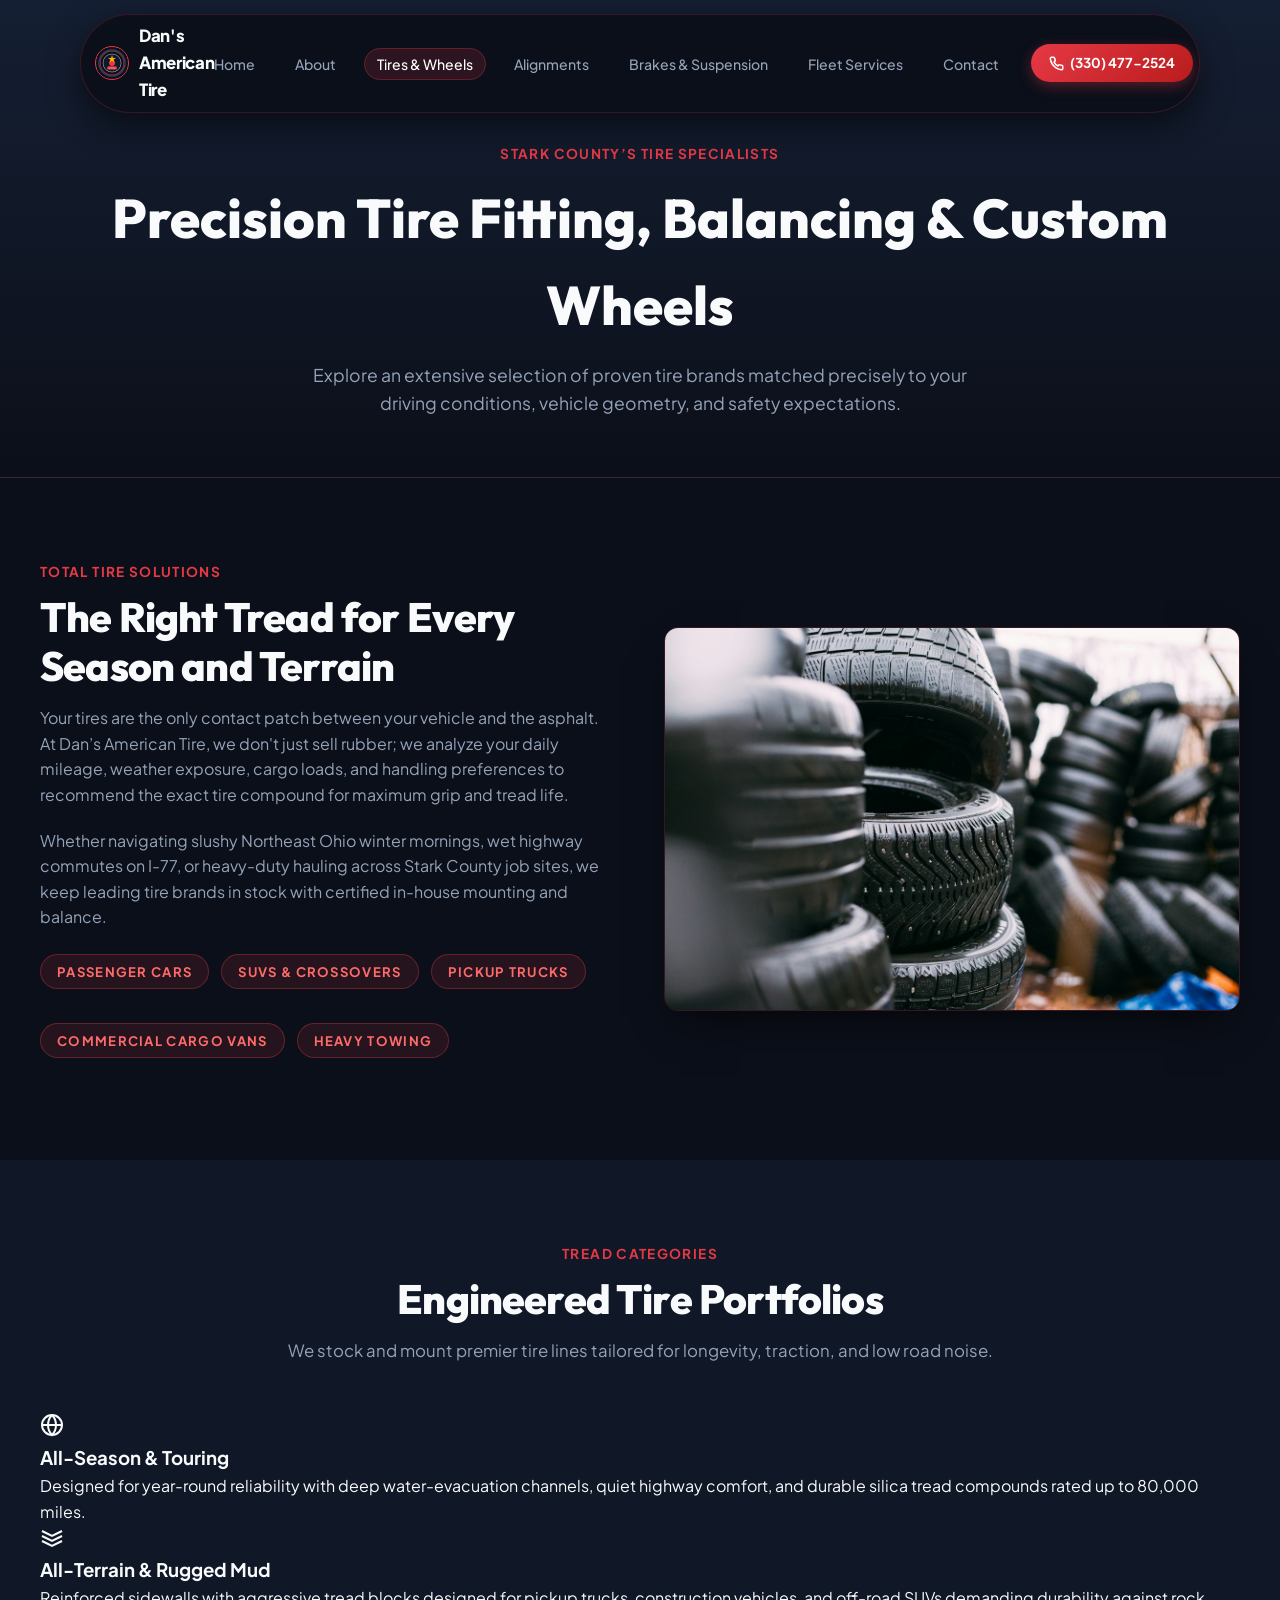
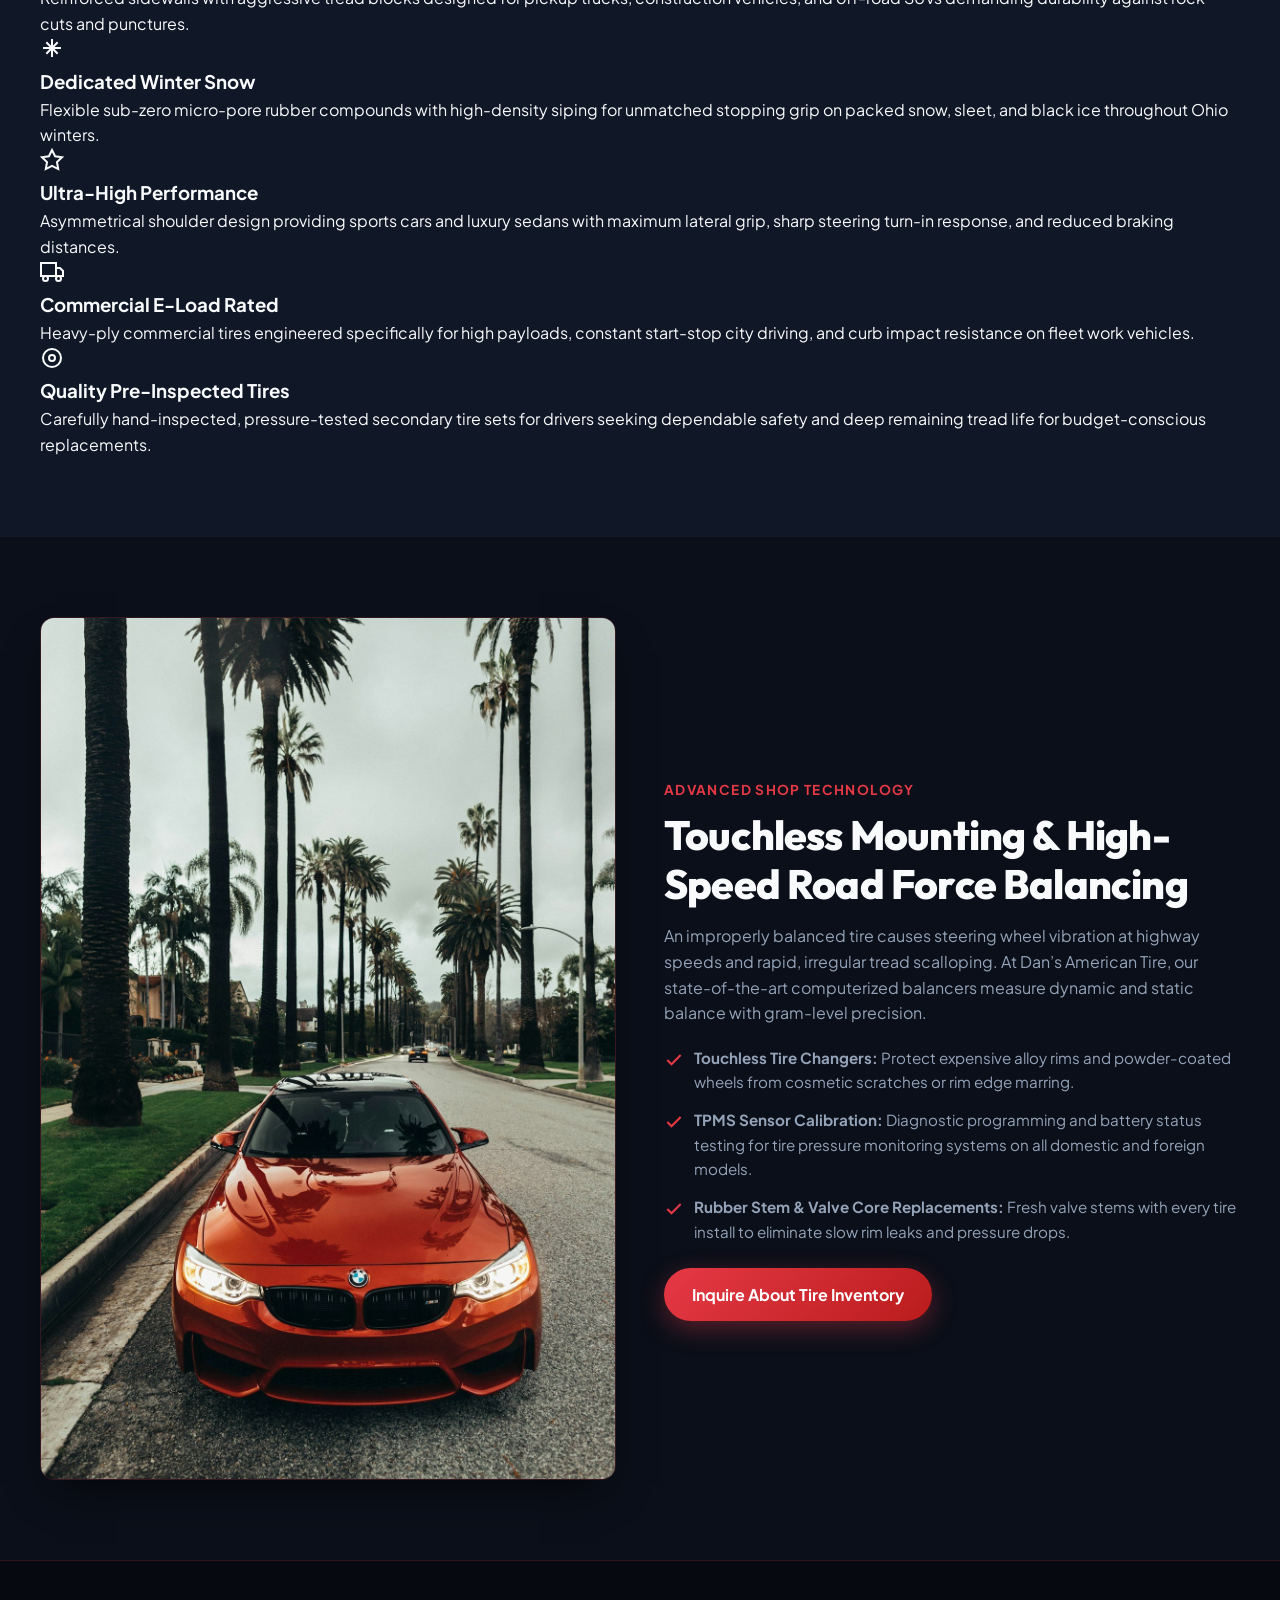
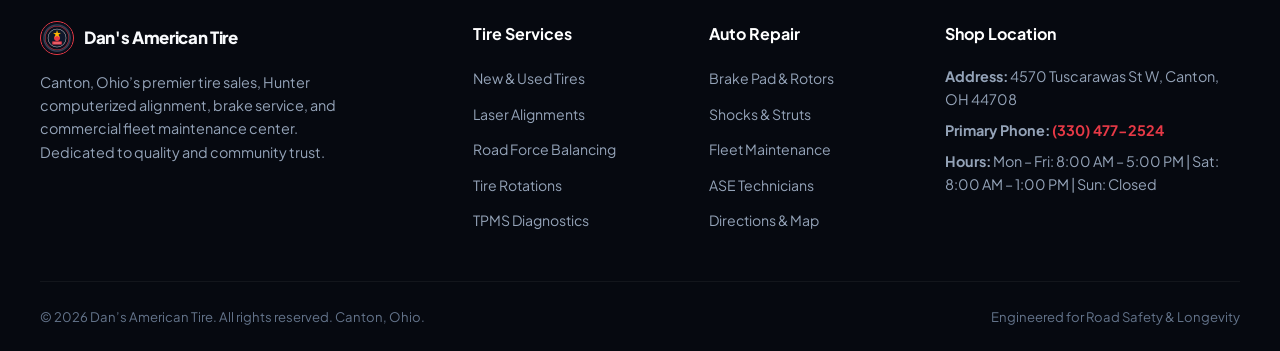
<file: tires-wheels.html>
<!DOCTYPE html>
<html lang="en">
<head>
  <meta charset="UTF-8">
  <meta name="viewport" content="width=device-width, initial-scale=1.0">
  <title>Tires & Wheels | Dan’s American Tire | Canton, OH</title>
  <meta name="description" content="Shop premium tires from Michelin, Goodyear, Bridgestone, and Continental at Dan's American Tire in Canton, OH. High-speed balancing, tire mounting, and TPMS service.">
  <link rel="icon" type="image/svg+xml" href="assets/images/favicon.svg">
  <link rel="icon" type="image/png" sizes="32x32" href="assets/images/favicon-32x32.png">
  <link rel="apple-touch-icon" href="assets/images/apple-touch-icon.png">
  <link rel="preconnect" href="https://fonts.googleapis.com">
  <link rel="preconnect" href="https://fonts.gstatic.com" crossorigin>
  <link href="https://fonts.googleapis.com/css2?family=Outfit:wght@600;700;800;900&family=Plus+Jakarta+Sans:wght@400;500;600;700&display=swap" rel="stylesheet">
  <link rel="stylesheet" href="style.css">
</head>
<body>

  <!-- Floating Pill Navbar -->
  <header class="nav-pill-wrapper">
    <nav class="nav-pill">
      <a href="index.html" class="nav-brand">
        <img src="assets/images/logo-512.png" alt="Dan's American Tire Logo">
        <span>Dan's American Tire</span>
      </a>
      <ul class="nav-links">
        <li><a href="index.html">Home</a></li>
        <li><a href="about.html">About</a></li>
        <li><a href="tires-wheels.html" class="active">Tires & Wheels</a></li>
        <li><a href="wheel-alignment.html">Alignments</a></li>
        <li><a href="brakes-suspension.html">Brakes & Suspension</a></li>
        <li><a href="commercial-fleet.html">Fleet Services</a></li>
        <li><a href="contact.html">Contact</a></li>
      </ul>
      <div class="nav-action">
        <a href="tel:13304772524" class="nav-btn">
          <svg width="15" height="15" viewBox="0 0 24 24" fill="none" stroke="currentColor" stroke-width="2.5"><path d="M22 16.92v3a2 2 0 0 1-2.18 2 19.79 19.79 0 0 1-8.63-3.07 19.5 19.5 0 0 1-6-6 19.79 19.79 0 0 1-3.07-8.67A2 2 0 0 1 4.11 2h3a2 2 0 0 1 2 1.72 12.84 12.84 0 0 0 .7 2.81 2 2 0 0 1-.45 2.11L8.09 9.91a16 16 0 0 0 6 6l1.27-1.27a2 2 0 0 1 2.11-.45 12.84 12.84 0 0 0 2.81.7A2 2 0 0 1 22 16.92z"/></svg>
          (330) 477-2524
        </a>
        <button class="mobile-toggle" aria-label="Toggle navigation">
          <svg width="24" height="24" viewBox="0 0 24 24" fill="none" stroke="currentColor" stroke-width="2"><path d="M4 6h16M4 12h16M4 18h16"/></svg>
        </button>
      </div>
    </nav>
  </header>

  <!-- Mobile Menu Drawer -->
  <div class="mobile-menu-drawer">
    <a href="index.html">Home</a>
    <a href="about.html">About Shop</a>
    <a href="tires-wheels.html" class="active">Tires & Custom Wheels</a>
    <a href="wheel-alignment.html">Hunter 4-Wheel Alignments</a>
    <a href="brakes-suspension.html">Brakes, Shocks & Steering</a>
    <a href="commercial-fleet.html">Commercial Fleet Programs</a>
    <a href="contact.html">Hours & Directions</a>
    <a href="tel:13304772524" style="background: var(--accent-red); color: white; font-weight: 700; text-align: center; margin-top: 8px;">Call (330) 477-2524</a>
  </div>

  <main>
    <section class="page-hero">
      <div class="container">
        <span class="section-tag">Stark County’s Tire Specialists</span>
        <h1>Precision Tire Fitting, Balancing & Custom Wheels</h1>
        <p>Explore an extensive selection of proven tire brands matched precisely to your driving conditions, vehicle geometry, and safety expectations.</p>
      </div>
    </section>

    <!-- Overview Section -->
    <section class="content-section">
      <div class="container">
        <div class="content-split">
          <div>
            <span class="section-tag">Total Tire Solutions</span>
            <h2 class="section-title">The Right Tread for Every Season and Terrain</h2>
            <p style="color: var(--text-secondary); margin-bottom: 20px;">
              Your tires are the only contact patch between your vehicle and the asphalt. At Dan’s American Tire, we don't just sell rubber; we analyze your daily mileage, weather exposure, cargo loads, and handling preferences to recommend the exact tire compound for maximum grip and tread life.
            </p>
            <p style="color: var(--text-secondary); margin-bottom: 24px;">
              Whether navigating slushy Northeast Ohio winter mornings, wet highway commutes on I-77, or heavy-duty hauling across Stark County job sites, we keep leading tire brands in stock with certified in-house mounting and balance.
            </p>
            <div style="display: flex; gap: 12px; flex-wrap: wrap;">
              <span class="badge-tire">Passenger Cars</span>
              <span class="badge-tire">SUVs & Crossovers</span>
              <span class="badge-tire">Pickup Trucks</span>
              <span class="badge-tire">Commercial Cargo Vans</span>
              <span class="badge-tire">Heavy Towing</span>
            </div>
          </div>
          <div class="content-media">
            <img src="assets/images/tire-tread-display.jpg" alt="Premium All-Season and Winter Tires on Display">
          </div>
        </div>
      </div>
    </section>

    <!-- Tire Categories Grid -->
    <section class="content-section" style="background: var(--bg-secondary);">
      <div class="container">
        <div class="section-head">
          <span class="section-tag">Tread Categories</span>
          <h2 class="section-title">Engineered Tire Portfolios</h2>
          <p class="section-subtitle">We stock and mount premier tire lines tailored for longevity, traction, and low road noise.</p>
        </div>

        <div class="feature-grid">
          <div class="feature-card">
            <div class="feature-icon">
              <svg width="24" height="24" viewBox="0 0 24 24" fill="none" stroke="currentColor" stroke-width="2"><circle cx="12" cy="12" r="10"/><path d="M12 2a14.5 14.5 0 0 0 0 20 14.5 14.5 0 0 0 0-20"/><path d="M2 12h20"/></svg>
            </div>
            <h3>All-Season & Touring</h3>
            <p>Designed for year-round reliability with deep water-evacuation channels, quiet highway comfort, and durable silica tread compounds rated up to 80,000 miles.</p>
          </div>

          <div class="feature-card">
            <div class="feature-icon">
              <svg width="24" height="24" viewBox="0 0 24 24" fill="none" stroke="currentColor" stroke-width="2"><path d="M2 17l10 5 10-5M2 12l10 5 10-5M2 7l10 5 10-5"/></svg>
            </div>
            <h3>All-Terrain & Rugged Mud</h3>
            <p>Reinforced sidewalls with aggressive tread blocks designed for pickup trucks, construction vehicles, and off-road SUVs demanding durability against rock cuts and punctures.</p>
          </div>

          <div class="feature-card">
            <div class="feature-icon">
              <svg width="24" height="24" viewBox="0 0 24 24" fill="none" stroke="currentColor" stroke-width="2"><path d="M12 3v18M3 12h18M6.3 6.3l11.4 11.4M6.3 17.7L17.7 6.3"/></svg>
            </div>
            <h3>Dedicated Winter Snow</h3>
            <p>Flexible sub-zero micro-pore rubber compounds with high-density siping for unmatched stopping grip on packed snow, sleet, and black ice throughout Ohio winters.</p>
          </div>

          <div class="feature-card">
            <div class="feature-icon">
              <svg width="24" height="24" viewBox="0 0 24 24" fill="none" stroke="currentColor" stroke-width="2"><polygon points="12 2 15.09 8.26 22 9.27 17 14.14 18.18 21.02 12 17.77 5.82 21.02 7 14.14 2 9.27 8.91 8.26 12 2"/></svg>
            </div>
            <h3>Ultra-High Performance</h3>
            <p>Asymmetrical shoulder design providing sports cars and luxury sedans with maximum lateral grip, sharp steering turn-in response, and reduced braking distances.</p>
          </div>

          <div class="feature-card">
            <div class="feature-icon">
              <svg width="24" height="24" viewBox="0 0 24 24" fill="none" stroke="currentColor" stroke-width="2"><rect x="1" y="3" width="15" height="13"/><polygon points="16 8 20 8 23 11 23 16 16 16 16 8"/><circle cx="5.5" cy="18.5" r="2.5"/><circle cx="18.5" cy="18.5" r="2.5"/></svg>
            </div>
            <h3>Commercial E-Load Rated</h3>
            <p>Heavy-ply commercial tires engineered specifically for high payloads, constant start-stop city driving, and curb impact resistance on fleet work vehicles.</p>
          </div>

          <div class="feature-card">
            <div class="feature-icon">
              <svg width="24" height="24" viewBox="0 0 24 24" fill="none" stroke="currentColor" stroke-width="2"><circle cx="12" cy="12" r="9"/><circle cx="12" cy="12" r="3"/></svg>
            </div>
            <h3>Quality Pre-Inspected Tires</h3>
            <p>Carefully hand-inspected, pressure-tested secondary tire sets for drivers seeking dependable safety and deep remaining tread life for budget-conscious replacements.</p>
          </div>
        </div>
      </div>
    </section>

    <!-- Precision Mounting & Balancing -->
    <section class="content-section">
      <div class="container">
        <div class="content-split">
          <div class="content-media">
            <img src="assets/images/tire-mounting-balancer.jpg" alt="Computerized High Speed Tire Balancer in Operation">
          </div>
          <div>
            <span class="section-tag">Advanced Shop Technology</span>
            <h2 class="section-title">Touchless Mounting & High-Speed Road Force Balancing</h2>
            <p style="color: var(--text-secondary); margin-bottom: 20px;">
              An improperly balanced tire causes steering wheel vibration at highway speeds and rapid, irregular tread scalloping. At Dan’s American Tire, our state-of-the-art computerized balancers measure dynamic and static balance with gram-level precision.
            </p>
            <ul class="check-list" style="margin-bottom: 24px;">
              <li>
                <svg width="20" height="20" viewBox="0 0 24 24" fill="none" stroke="currentColor" stroke-width="2.5"><path d="M20 6L9 17l-5-5"/></svg>
                <span><strong>Touchless Tire Changers:</strong> Protect expensive alloy rims and powder-coated wheels from cosmetic scratches or rim edge marring.</span>
              </li>
              <li>
                <svg width="20" height="20" viewBox="0 0 24 24" fill="none" stroke="currentColor" stroke-width="2.5"><path d="M20 6L9 17l-5-5"/></svg>
                <span><strong>TPMS Sensor Calibration:</strong> Diagnostic programming and battery status testing for tire pressure monitoring systems on all domestic and foreign models.</span>
              </li>
              <li>
                <svg width="20" height="20" viewBox="0 0 24 24" fill="none" stroke="currentColor" stroke-width="2.5"><path d="M20 6L9 17l-5-5"/></svg>
                <span><strong>Rubber Stem & Valve Core Replacements:</strong> Fresh valve stems with every tire install to eliminate slow rim leaks and pressure drops.</span>
              </li>
            </ul>
            <a href="contact.html" class="btn-primary">Inquire About Tire Inventory</a>
          </div>
        </div>
      </div>
    </section>
  </main>

  <!-- Footer -->
  <footer>
    <div class="footer-grid">
      <div class="footer-col">
        <div class="nav-brand" style="margin-bottom: 16px;">
          <img src="assets/images/logo-512.png" alt="Dan's Logo">
          <span>Dan's American Tire</span>
        </div>
        <p style="color: var(--text-secondary); font-size: 0.9rem; line-height: 1.6; max-width: 320px;">
          Canton, Ohio’s premier tire sales, Hunter computerized alignment, brake service, and commercial fleet maintenance center. Dedicated to quality and community trust.
        </p>
      </div>

      <div class="footer-col">
        <h4>Tire Services</h4>
        <ul class="footer-links">
          <li><a href="tires-wheels.html">New & Used Tires</a></li>
          <li><a href="wheel-alignment.html">Laser Alignments</a></li>
          <li><a href="tires-wheels.html">Road Force Balancing</a></li>
          <li><a href="tires-wheels.html">Tire Rotations</a></li>
          <li><a href="tires-wheels.html">TPMS Diagnostics</a></li>
        </ul>
      </div>

      <div class="footer-col">
        <h4>Auto Repair</h4>
        <ul class="footer-links">
          <li><a href="brakes-suspension.html">Brake Pad & Rotors</a></li>
          <li><a href="brakes-suspension.html">Shocks & Struts</a></li>
          <li><a href="commercial-fleet.html">Fleet Maintenance</a></li>
          <li><a href="about.html">ASE Technicians</a></li>
          <li><a href="contact.html">Directions & Map</a></li>
        </ul>
      </div>

      <div class="footer-col">
        <h4>Shop Location</h4>
        <p style="color: var(--text-secondary); font-size: 0.9rem; margin-bottom: 8px;">
          <strong>Address:</strong> 4570 Tuscarawas St W, Canton, OH 44708
        </p>
        <p style="color: var(--text-secondary); font-size: 0.9rem; margin-bottom: 8px;">
          <strong>Primary Phone:</strong> <a href="tel:13304772524" style="color: var(--accent-red); font-weight: 700;">(330) 477-2524</a>
        </p>
        <p style="color: var(--text-secondary); font-size: 0.9rem;">
          <strong>Hours:</strong> Mon – Fri: 8:00 AM – 5:00 PM | Sat: 8:00 AM – 1:00 PM | Sun: Closed
        </p>
      </div>
    </div>

    <div class="footer-bottom">
      <div>&copy; 2026 Dan’s American Tire. All rights reserved. Canton, Ohio.</div>
      <div>Engineered for Road Safety & Longevity</div>
    </div>
  </footer>

  <script src="main.js"></script>
</body>
</html>
</file>
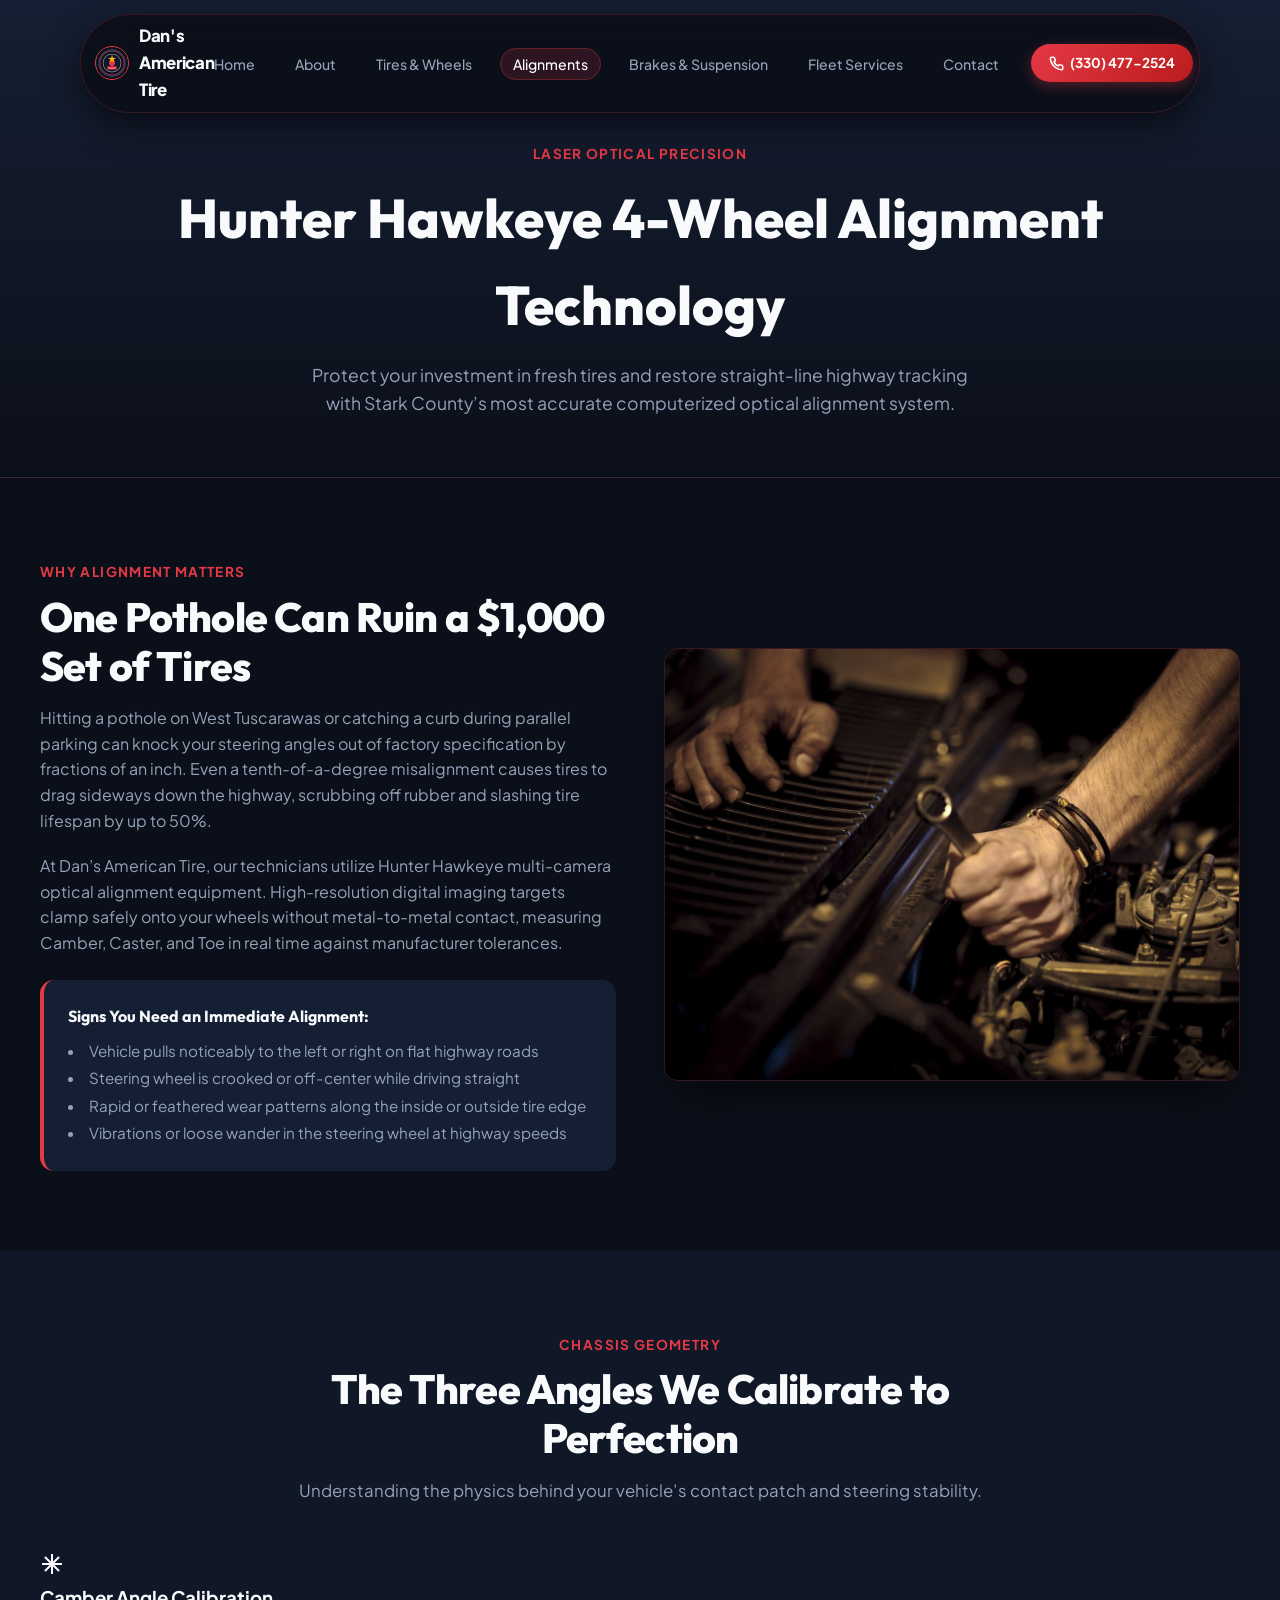
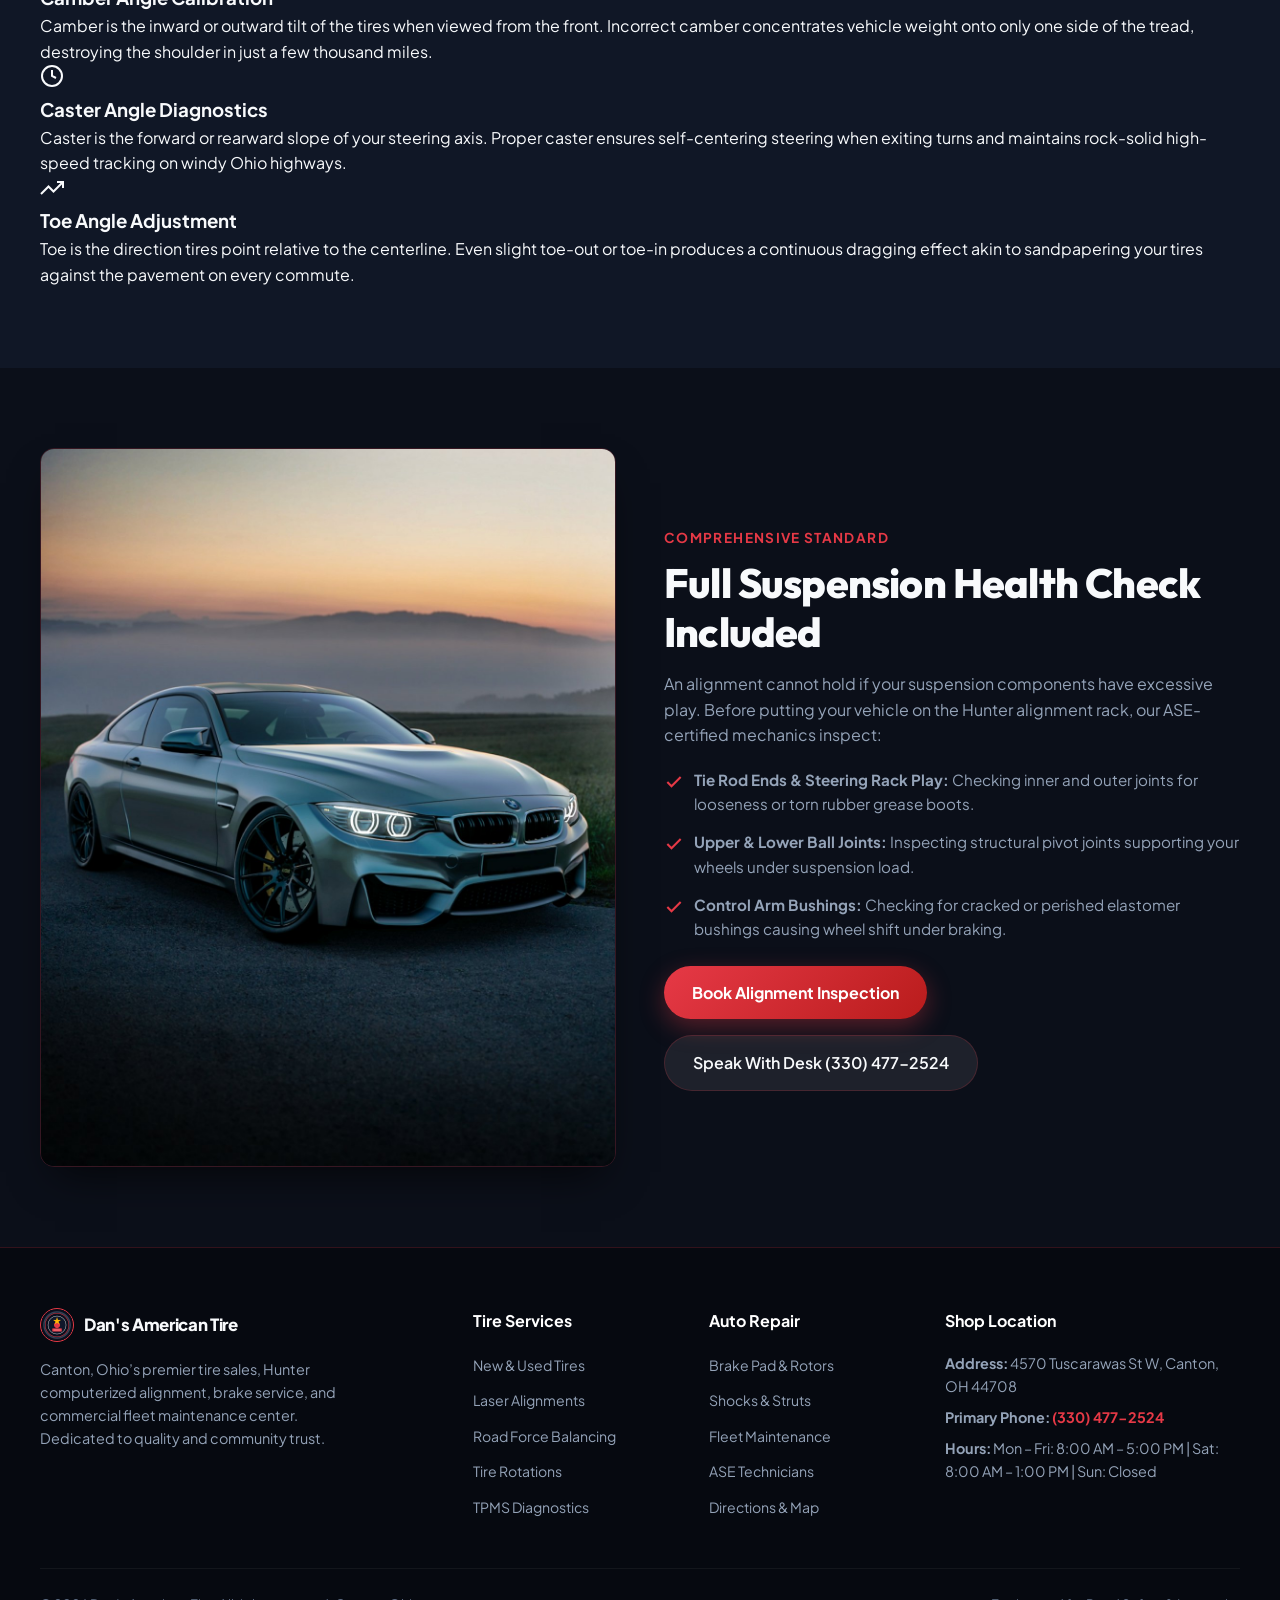
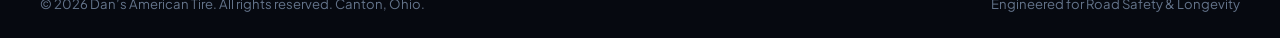
<file: wheel-alignment.html>
<!DOCTYPE html>
<html lang="en">
<head>
  <meta charset="UTF-8">
  <meta name="viewport" content="width=device-width, initial-scale=1.0">
  <title>Hunter 4-Wheel Laser Alignments | Dan’s American Tire | Canton, OH</title>
  <meta name="description" content="Computerized 4-wheel laser alignment using Hunter Hawkeye technology at Dan's American Tire in Canton, OH. Eliminate vehicle pulling and protect tire tread life.">
  <link rel="icon" type="image/svg+xml" href="assets/images/favicon.svg">
  <link rel="icon" type="image/png" sizes="32x32" href="assets/images/favicon-32x32.png">
  <link rel="apple-touch-icon" href="assets/images/apple-touch-icon.png">
  <link rel="preconnect" href="https://fonts.googleapis.com">
  <link rel="preconnect" href="https://fonts.gstatic.com" crossorigin>
  <link href="https://fonts.googleapis.com/css2?family=Outfit:wght@600;700;800;900&family=Plus+Jakarta+Sans:wght@400;500;600;700&display=swap" rel="stylesheet">
  <link rel="stylesheet" href="style.css">
</head>
<body>

  <!-- Floating Pill Navbar -->
  <header class="nav-pill-wrapper">
    <nav class="nav-pill">
      <a href="index.html" class="nav-brand">
        <img src="assets/images/logo-512.png" alt="Dan's American Tire Logo">
        <span>Dan's American Tire</span>
      </a>
      <ul class="nav-links">
        <li><a href="index.html">Home</a></li>
        <li><a href="about.html">About</a></li>
        <li><a href="tires-wheels.html">Tires & Wheels</a></li>
        <li><a href="wheel-alignment.html" class="active">Alignments</a></li>
        <li><a href="brakes-suspension.html">Brakes & Suspension</a></li>
        <li><a href="commercial-fleet.html">Fleet Services</a></li>
        <li><a href="contact.html">Contact</a></li>
      </ul>
      <div class="nav-action">
        <a href="tel:13304772524" class="nav-btn">
          <svg width="15" height="15" viewBox="0 0 24 24" fill="none" stroke="currentColor" stroke-width="2.5"><path d="M22 16.92v3a2 2 0 0 1-2.18 2 19.79 19.79 0 0 1-8.63-3.07 19.5 19.5 0 0 1-6-6 19.79 19.79 0 0 1-3.07-8.67A2 2 0 0 1 4.11 2h3a2 2 0 0 1 2 1.72 12.84 12.84 0 0 0 .7 2.81 2 2 0 0 1-.45 2.11L8.09 9.91a16 16 0 0 0 6 6l1.27-1.27a2 2 0 0 1 2.11-.45 12.84 12.84 0 0 0 2.81.7A2 2 0 0 1 22 16.92z"/></svg>
          (330) 477-2524
        </a>
        <button class="mobile-toggle" aria-label="Toggle navigation">
          <svg width="24" height="24" viewBox="0 0 24 24" fill="none" stroke="currentColor" stroke-width="2"><path d="M4 6h16M4 12h16M4 18h16"/></svg>
        </button>
      </div>
    </nav>
  </header>

  <!-- Mobile Menu Drawer -->
  <div class="mobile-menu-drawer">
    <a href="index.html">Home</a>
    <a href="about.html">About Shop</a>
    <a href="tires-wheels.html">Tires & Custom Wheels</a>
    <a href="wheel-alignment.html" class="active">Hunter 4-Wheel Alignments</a>
    <a href="brakes-suspension.html">Brakes, Shocks & Steering</a>
    <a href="commercial-fleet.html">Commercial Fleet Programs</a>
    <a href="contact.html">Hours & Directions</a>
    <a href="tel:13304772524" style="background: var(--accent-red); color: white; font-weight: 700; text-align: center; margin-top: 8px;">Call (330) 477-2524</a>
  </div>

  <main>
    <section class="page-hero">
      <div class="container">
        <span class="section-tag">Laser Optical Precision</span>
        <h1>Hunter Hawkeye 4-Wheel Alignment Technology</h1>
        <p>Protect your investment in fresh tires and restore straight-line highway tracking with Stark County’s most accurate computerized optical alignment system.</p>
      </div>
    </section>

    <!-- Deep Dive -->
    <section class="content-section">
      <div class="container">
        <div class="content-split">
          <div>
            <span class="section-tag">Why Alignment Matters</span>
            <h2 class="section-title">One Pothole Can Ruin a $1,000 Set of Tires</h2>
            <p style="color: var(--text-secondary); margin-bottom: 20px;">
              Hitting a pothole on West Tuscarawas or catching a curb during parallel parking can knock your steering angles out of factory specification by fractions of an inch. Even a tenth-of-a-degree misalignment causes tires to drag sideways down the highway, scrubbing off rubber and slashing tire lifespan by up to 50%.
            </p>
            <p style="color: var(--text-secondary); margin-bottom: 24px;">
              At Dan’s American Tire, our technicians utilize Hunter Hawkeye multi-camera optical alignment equipment. High-resolution digital imaging targets clamp safely onto your wheels without metal-to-metal contact, measuring Camber, Caster, and Toe in real time against manufacturer tolerances.
            </p>
            <div style="background: var(--bg-card); padding: 24px; border-radius: var(--radius-md); border-left: 4px solid var(--accent-red);">
              <h4 style="font-family: var(--font-heading); margin-bottom: 8px;">Signs You Need an Immediate Alignment:</h4>
              <ul style="color: var(--text-secondary); font-size: 0.95rem; list-style-position: inside; line-height: 1.8;">
                <li>Vehicle pulls noticeably to the left or right on flat highway roads</li>
                <li>Steering wheel is crooked or off-center while driving straight</li>
                <li>Rapid or feathered wear patterns along the inside or outside tire edge</li>
                <li>Vibrations or loose wander in the steering wheel at highway speeds</li>
              </ul>
            </div>
          </div>
          <div class="content-media">
            <img src="assets/images/wheel-alignment-laser.jpg" alt="Hunter Hawkeye Laser Alignment System Calibration">
          </div>
        </div>
      </div>
    </section>

    <!-- Geometry Explanation Grid -->
    <section class="content-section" style="background: var(--bg-secondary);">
      <div class="container">
        <div class="section-head">
          <span class="section-tag">Chassis Geometry</span>
          <h2 class="section-title">The Three Angles We Calibrate to Perfection</h2>
          <p class="section-subtitle">Understanding the physics behind your vehicle’s contact patch and steering stability.</p>
        </div>

        <div class="feature-grid" style="grid-template-columns: repeat(auto-fit, minmax(300px, 1fr));">
          <div class="feature-card">
            <div class="feature-icon">
              <svg width="24" height="24" viewBox="0 0 24 24" fill="none" stroke="currentColor" stroke-width="2"><path d="M12 2v20M2 12h20M4.93 4.93l14.14 14.14M4.93 19.07l14.14-14.14"/></svg>
            </div>
            <h3>Camber Angle Calibration</h3>
            <p>Camber is the inward or outward tilt of the tires when viewed from the front. Incorrect camber concentrates vehicle weight onto only one side of the tread, destroying the shoulder in just a few thousand miles.</p>
          </div>

          <div class="feature-card">
            <div class="feature-icon">
              <svg width="24" height="24" viewBox="0 0 24 24" fill="none" stroke="currentColor" stroke-width="2"><circle cx="12" cy="12" r="10"/><polyline points="12 6 12 12 16 14"/></svg>
            </div>
            <h3>Caster Angle Diagnostics</h3>
            <p>Caster is the forward or rearward slope of your steering axis. Proper caster ensures self-centering steering when exiting turns and maintains rock-solid high-speed tracking on windy Ohio highways.</p>
          </div>

          <div class="feature-card">
            <div class="feature-icon">
              <svg width="24" height="24" viewBox="0 0 24 24" fill="none" stroke="currentColor" stroke-width="2"><polyline points="23 6 13.5 15.5 8.5 10.5 1 18"/><polyline points="17 6 23 6 23 12"/></svg>
            </div>
            <h3>Toe Angle Adjustment</h3>
            <p>Toe is the direction tires point relative to the centerline. Even slight toe-out or toe-in produces a continuous dragging effect akin to sandpapering your tires against the pavement on every commute.</p>
          </div>
        </div>
      </div>
    </section>

    <!-- Inspection Protocol -->
    <section class="content-section">
      <div class="container">
        <div class="content-split" style="align-items: center;">
          <div class="content-media">
            <img src="assets/images/canton-shop-exterior.jpg" alt="Dan's American Tire Facility in Canton">
          </div>
          <div>
            <span class="section-tag">Comprehensive Standard</span>
            <h2 class="section-title">Full Suspension Health Check Included</h2>
            <p style="color: var(--text-secondary); margin-bottom: 20px;">
              An alignment cannot hold if your suspension components have excessive play. Before putting your vehicle on the Hunter alignment rack, our ASE-certified mechanics inspect:
            </p>
            <ul class="check-list" style="margin-bottom: 24px;">
              <li>
                <svg width="20" height="20" viewBox="0 0 24 24" fill="none" stroke="currentColor" stroke-width="2.5"><path d="M20 6L9 17l-5-5"/></svg>
                <span><strong>Tie Rod Ends & Steering Rack Play:</strong> Checking inner and outer joints for looseness or torn rubber grease boots.</span>
              </li>
              <li>
                <svg width="20" height="20" viewBox="0 0 24 24" fill="none" stroke="currentColor" stroke-width="2.5"><path d="M20 6L9 17l-5-5"/></svg>
                <span><strong>Upper & Lower Ball Joints:</strong> Inspecting structural pivot joints supporting your wheels under suspension load.</span>
              </li>
              <li>
                <svg width="20" height="20" viewBox="0 0 24 24" fill="none" stroke="currentColor" stroke-width="2.5"><path d="M20 6L9 17l-5-5"/></svg>
                <span><strong>Control Arm Bushings:</strong> Checking for cracked or perished elastomer bushings causing wheel shift under braking.</span>
              </li>
            </ul>
            <div style="display: flex; gap: 16px; flex-wrap: wrap;">
              <a href="contact.html" class="btn-primary">Book Alignment Inspection</a>
              <a href="tel:13304772524" class="btn-secondary">Speak With Desk (330) 477-2524</a>
            </div>
          </div>
        </div>
      </div>
    </section>
  </main>

  <!-- Footer -->
  <footer>
    <div class="footer-grid">
      <div class="footer-col">
        <div class="nav-brand" style="margin-bottom: 16px;">
          <img src="assets/images/logo-512.png" alt="Dan's Logo">
          <span>Dan's American Tire</span>
        </div>
        <p style="color: var(--text-secondary); font-size: 0.9rem; line-height: 1.6; max-width: 320px;">
          Canton, Ohio’s premier tire sales, Hunter computerized alignment, brake service, and commercial fleet maintenance center. Dedicated to quality and community trust.
        </p>
      </div>

      <div class="footer-col">
        <h4>Tire Services</h4>
        <ul class="footer-links">
          <li><a href="tires-wheels.html">New & Used Tires</a></li>
          <li><a href="wheel-alignment.html">Laser Alignments</a></li>
          <li><a href="tires-wheels.html">Road Force Balancing</a></li>
          <li><a href="tires-wheels.html">Tire Rotations</a></li>
          <li><a href="tires-wheels.html">TPMS Diagnostics</a></li>
        </ul>
      </div>

      <div class="footer-col">
        <h4>Auto Repair</h4>
        <ul class="footer-links">
          <li><a href="brakes-suspension.html">Brake Pad & Rotors</a></li>
          <li><a href="brakes-suspension.html">Shocks & Struts</a></li>
          <li><a href="commercial-fleet.html">Fleet Maintenance</a></li>
          <li><a href="about.html">ASE Technicians</a></li>
          <li><a href="contact.html">Directions & Map</a></li>
        </ul>
      </div>

      <div class="footer-col">
        <h4>Shop Location</h4>
        <p style="color: var(--text-secondary); font-size: 0.9rem; margin-bottom: 8px;">
          <strong>Address:</strong> 4570 Tuscarawas St W, Canton, OH 44708
        </p>
        <p style="color: var(--text-secondary); font-size: 0.9rem; margin-bottom: 8px;">
          <strong>Primary Phone:</strong> <a href="tel:13304772524" style="color: var(--accent-red); font-weight: 700;">(330) 477-2524</a>
        </p>
        <p style="color: var(--text-secondary); font-size: 0.9rem;">
          <strong>Hours:</strong> Mon – Fri: 8:00 AM – 5:00 PM | Sat: 8:00 AM – 1:00 PM | Sun: Closed
        </p>
      </div>
    </div>

    <div class="footer-bottom">
      <div>&copy; 2026 Dan’s American Tire. All rights reserved. Canton, Ohio.</div>
      <div>Engineered for Road Safety & Longevity</div>
    </div>
  </footer>

  <script src="main.js"></script>
</body>
</html>
</file>
<file: style.css>
/* Dan's American Tire - Flagship Automotive Stylesheet */
:root {
  --bg-primary: #0b0f19;
  --bg-secondary: #101726;
  --bg-card: #151f33;
  --bg-card-hover: #1c2a45;
  --accent-red: #e63946;
  --accent-red-glow: rgba(230, 57, 70, 0.35);
  --accent-blue: #2563eb;
  --accent-amber: #ffb703;
  --text-primary: #f8fafc;
  --text-secondary: #94a3b8;
  --text-muted: #64748b;
  --border-subtle: rgba(230, 57, 70, 0.2);
  --border-focus: rgba(230, 57, 70, 0.6);
  --font-heading: 'Outfit', -apple-system, BlinkMacSystemFont, 'Segoe UI', Roboto, sans-serif;
  --font-body: 'Plus Jakarta Sans', -apple-system, BlinkMacSystemFont, 'Segoe UI', Roboto, sans-serif;
  --radius-sm: 8px;
  --radius-md: 14px;
  --radius-lg: 24px;
  --radius-full: 9999px;
  --shadow-lg: 0 20px 40px -15px rgba(0, 0, 0, 0.7);
  --shadow-glow: 0 0 25px rgba(230, 57, 70, 0.25);
  --transition: all 0.28s cubic-bezier(0.16, 1, 0.3, 1);
}

*, *::before, *::after {
  box-sizing: border-box;
  margin: 0;
  padding: 0;
}

html {
  scroll-behavior: smooth;
  font-family: var(--font-body);
  background-color: var(--bg-primary);
  color: var(--text-primary);
  line-height: 1.6;
  -webkit-font-smoothing: antialiased;
  overflow-x: hidden;
}

body {
  min-height: 100vh;
  display: flex;
  flex-direction: column;
  overflow-x: hidden;
  position: relative;
  width: 100%;
}

img, video {
  max-width: 100%;
  height: auto;
  display: block;
}

a {
  color: inherit;
  text-decoration: none;
  transition: var(--transition);
}

/* Floating Pill Navbar (TheDivine style) */
.nav-pill-wrapper {
  position: fixed;
  top: 14px;
  left: 0;
  width: 100%;
  display: flex;
  justify-content: center;
  align-items: center;
  z-index: 1000;
  pointer-events: none;
  padding: 0 16px;
}

.nav-pill {
  pointer-events: auto;
  display: flex;
  align-items: center;
  justify-content: space-between;
  gap: 20px;
  background: rgba(11, 15, 25, 0.9);
  backdrop-filter: blur(18px);
  -webkit-backdrop-filter: blur(18px);
  border: 1px solid var(--border-subtle);
  border-radius: var(--radius-full);
  padding: 8px 18px 8px 14px;
  box-shadow: 0 12px 32px rgba(0, 0, 0, 0.55);
  max-width: 1120px;
  width: 100%;
}

.nav-brand {
  display: flex;
  align-items: center;
  gap: 10px;
  font-weight: 800;
  font-size: 1.05rem;
  letter-spacing: -0.02em;
  color: var(--text-primary);
}

.nav-brand img {
  width: 34px;
  height: 34px;
  border-radius: 50%;
  border: 1px solid var(--accent-red);
}

.nav-links {
  display: flex;
  align-items: center;
  gap: 16px;
  list-style: none;
}

.nav-links a {
  font-size: 0.88rem;
  font-weight: 500;
  color: var(--text-secondary);
  padding: 6px 12px;
  border-radius: var(--radius-full);
  white-space: nowrap;
}

.nav-links a:hover,
.nav-links a.active {
  color: #ffffff;
  background: rgba(230, 57, 70, 0.15);
  border: 1px solid rgba(230, 57, 70, 0.3);
}

.nav-action {
  display: flex;
  align-items: center;
  gap: 12px;
}

.nav-btn {
  background: linear-gradient(135deg, var(--accent-red), #b91c1c);
  color: #ffffff !important;
  font-size: 0.85rem;
  font-weight: 700;
  padding: 8px 18px;
  border-radius: var(--radius-full);
  box-shadow: 0 4px 14px var(--accent-red-glow);
  white-space: nowrap;
  display: inline-flex;
  align-items: center;
  gap: 6px;
}

.nav-btn:hover {
  transform: translateY(-1px);
  box-shadow: 0 6px 20px rgba(230, 57, 70, 0.5);
}

.mobile-toggle {
  display: none;
  background: transparent;
  border: none;
  color: var(--accent-red);
  cursor: pointer;
  padding: 6px;
}

.mobile-menu-drawer {
  display: none;
  position: fixed;
  top: 74px;
  left: 16px;
  right: 16px;
  background: rgba(16, 23, 38, 0.98);
  backdrop-filter: blur(20px);
  border: 1px solid var(--border-subtle);
  border-radius: var(--radius-lg);
  padding: 20px;
  z-index: 999;
  flex-direction: column;
  gap: 12px;
  box-shadow: var(--shadow-lg);
}

.mobile-menu-drawer.open {
  display: flex;
}

.mobile-menu-drawer a {
  padding: 10px 14px;
  border-radius: var(--radius-sm);
  color: var(--text-secondary);
  font-size: 0.95rem;
  font-weight: 500;
}

.mobile-menu-drawer a:hover,
.mobile-menu-drawer a.active {
  background: rgba(230, 57, 70, 0.15);
  color: #ffffff;
}

/* Hero Section */
.hero-wrapper {
  position: relative;
  min-height: 92vh;
  display: flex;
  align-items: center;
  justify-content: center;
  padding: 140px 20px 80px;
  overflow: hidden;
}

.hero-video-bg {
  position: absolute;
  top: 0;
  left: 0;
  width: 100%;
  height: 100%;
  object-fit: cover;
  z-index: 0;
  filter: brightness(0.38) contrast(1.15);
}

.hero-overlay {
  position: absolute;
  top: 0;
  left: 0;
  width: 100%;
  height: 100%;
  background: radial-gradient(circle at center, rgba(11, 15, 25, 0.45) 0%, rgba(11, 15, 25, 0.92) 85%);
  z-index: 1;
}

.hero-content {
  position: relative;
  z-index: 2;
  max-width: 940px;
  text-align: center;
  margin: 0 auto;
}

.badge-tire {
  display: inline-flex;
  align-items: center;
  gap: 8px;
  background: rgba(230, 57, 70, 0.12);
  border: 1px solid rgba(230, 57, 70, 0.35);
  color: #ff6b6b;
  font-size: 0.82rem;
  font-weight: 700;
  text-transform: uppercase;
  letter-spacing: 0.1em;
  padding: 6px 16px;
  border-radius: var(--radius-full);
  margin-bottom: 22px;
}

.hero-title {
  font-family: var(--font-heading);
  font-size: clamp(2.4rem, 5.6vw, 4.3rem);
  font-weight: 800;
  line-height: 1.14;
  letter-spacing: -0.02em;
  margin-bottom: 22px;
  color: #ffffff;
}

.typewriter-text {
  color: var(--accent-red);
  border-right: 3px solid var(--accent-red);
  padding-right: 4px;
  animation: blink 0.75s step-end infinite;
}

@keyframes blink {
  from, to { border-color: transparent; }
  50% { border-color: var(--accent-red); }
}

.hero-subtitle {
  font-size: clamp(1rem, 1.8vw, 1.25rem);
  color: var(--text-secondary);
  max-width: 740px;
  margin: 0 auto 34px;
  line-height: 1.65;
}

.hero-cta-group {
  display: flex;
  align-items: center;
  justify-content: center;
  gap: 16px;
  flex-wrap: wrap;
}

.btn-primary {
  background: linear-gradient(135deg, var(--accent-red), #b91c1c);
  color: #ffffff;
  font-weight: 700;
  font-size: 1rem;
  padding: 14px 28px;
  border-radius: var(--radius-full);
  box-shadow: 0 8px 24px var(--accent-red-glow);
  display: inline-flex;
  align-items: center;
  gap: 8px;
}

.btn-primary:hover {
  transform: translateY(-2px);
  box-shadow: 0 12px 30px rgba(230, 57, 70, 0.5);
}

.btn-secondary {
  background: rgba(255, 255, 255, 0.08);
  border: 1px solid var(--border-subtle);
  color: var(--text-primary);
  font-weight: 600;
  font-size: 1rem;
  padding: 14px 28px;
  border-radius: var(--radius-full);
  display: inline-flex;
  align-items: center;
  gap: 8px;
}

.btn-secondary:hover {
  background: rgba(255, 255, 255, 0.15);
  border-color: var(--accent-red);
  transform: translateY(-2px);
}

/* Stats Section */
.stats-banner {
  background: var(--bg-secondary);
  border-top: 1px solid var(--border-subtle);
  border-bottom: 1px solid var(--border-subtle);
  padding: 40px 20px;
}

.stats-grid {
  max-width: 1200px;
  margin: 0 auto;
  display: grid;
  grid-template-columns: repeat(4, 1fr);
  gap: 24px;
  text-align: center;
}

.stat-card {
  padding: 10px;
}

.stat-number {
  font-family: var(--font-heading);
  font-size: clamp(2rem, 3.5vw, 2.8rem);
  font-weight: 800;
  color: var(--accent-red);
  line-height: 1;
  margin-bottom: 6px;
}

.stat-label {
  font-size: 0.9rem;
  color: var(--text-secondary);
  font-weight: 500;
}

/* Interactive Matcher / Intake Widget */
.widget-section {
  padding: 80px 20px;
  background: var(--bg-primary);
}

.container {
  max-width: 1200px;
  margin: 0 auto;
  width: 100%;
}

.section-head {
  text-align: center;
  max-width: 720px;
  margin: 0 auto 48px;
}

.section-tag {
  color: var(--accent-red);
  font-size: 0.85rem;
  font-weight: 700;
  text-transform: uppercase;
  letter-spacing: 0.1em;
  margin-bottom: 10px;
  display: inline-block;
}

.section-title {
  font-family: var(--font-heading);
  font-size: clamp(1.8rem, 3.2vw, 2.6rem);
  font-weight: 800;
  letter-spacing: -0.02em;
  line-height: 1.2;
  margin-bottom: 14px;
}

.section-subtitle {
  color: var(--text-secondary);
  font-size: 1.05rem;
}

.intake-widget {
  background: var(--bg-secondary);
  border: 1px solid var(--border-subtle);
  border-radius: var(--radius-lg);
  padding: 36px;
  box-shadow: var(--shadow-lg);
  display: grid;
  grid-template-columns: 1fr 1fr;
  gap: 36px;
}

.widget-form-col {
  display: flex;
  flex-direction: column;
  gap: 20px;
}

.form-group {
  display: flex;
  flex-direction: column;
  gap: 8px;
}

.form-group label {
  font-size: 0.88rem;
  font-weight: 600;
  color: var(--text-secondary);
}

.form-input, .form-select {
  background: var(--bg-card);
  border: 1px solid var(--border-subtle);
  border-radius: var(--radius-sm);
  padding: 12px 14px;
  color: var(--text-primary);
  font-family: inherit;
  font-size: 0.95rem;
  width: 100%;
  outline: none;
  transition: var(--transition);
}

.form-input:focus, .form-select:focus {
  border-color: var(--accent-red);
  box-shadow: 0 0 0 3px var(--accent-red-glow);
}

.symptoms-checkbox-grid {
  display: grid;
  grid-template-columns: 1fr 1fr;
  gap: 10px;
}

.checkbox-label {
  display: flex;
  align-items: center;
  gap: 8px;
  font-size: 0.85rem;
  color: var(--text-secondary);
  background: var(--bg-card);
  padding: 10px 12px;
  border-radius: var(--radius-sm);
  border: 1px solid var(--border-subtle);
  cursor: pointer;
  transition: var(--transition);
}

.checkbox-label:hover {
  background: var(--bg-card-hover);
  border-color: var(--accent-red);
}

.widget-result-col {
  background: var(--bg-card);
  border: 1px solid var(--border-subtle);
  border-radius: var(--radius-md);
  padding: 28px;
  display: flex;
  flex-direction: column;
  justify-content: space-between;
}

.result-badge {
  display: inline-flex;
  align-items: center;
  gap: 6px;
  font-size: 0.8rem;
  font-weight: 700;
  color: var(--accent-amber);
  background: rgba(255, 183, 3, 0.12);
  padding: 4px 10px;
  border-radius: var(--radius-full);
  margin-bottom: 14px;
}

.result-title {
  font-size: 1.4rem;
  font-weight: 700;
  margin-bottom: 10px;
}

.result-desc {
  color: var(--text-secondary);
  font-size: 0.92rem;
  line-height: 1.55;
  margin-bottom: 20px;
}

.result-urgency {
  background: rgba(230, 57, 70, 0.08);
  border-left: 3px solid var(--accent-red);
  padding: 12px 14px;
  border-radius: 4px;
  font-size: 0.85rem;
  margin-bottom: 24px;
  color: #fee2e2;
}

.result-call-card {
  border-top: 1px solid var(--border-subtle);
  padding-top: 20px;
  display: flex;
  flex-direction: column;
  gap: 12px;
}

/* Feature & Service Grids */
.services-section {
  padding: 80px 20px;
  background: var(--bg-secondary);
}

.grid-3 {
  display: grid;
  grid-template-columns: repeat(3, 1fr);
  gap: 28px;
}

.service-card {
  background: var(--bg-card);
  border: 1px solid var(--border-subtle);
  border-radius: var(--radius-md);
  overflow: hidden;
  transition: var(--transition);
  display: flex;
  flex-direction: column;
}

.service-card:hover {
  transform: translateY(-4px);
  border-color: var(--accent-red);
  box-shadow: 0 16px 32px rgba(0, 0, 0, 0.5);
}

.service-img-wrapper {
  position: relative;
  height: 220px;
  overflow: hidden;
}

.service-img-wrapper img {
  width: 100%;
  height: 100%;
  object-fit: cover;
  transition: transform 0.5s ease;
}

.service-card:hover .service-img-wrapper img {
  transform: scale(1.05);
}

.service-content {
  padding: 24px;
  flex: 1;
  display: flex;
  flex-direction: column;
}

.service-content h3 {
  font-size: 1.25rem;
  font-weight: 700;
  margin-bottom: 10px;
}

.service-content p {
  color: var(--text-secondary);
  font-size: 0.92rem;
  line-height: 1.55;
  margin-bottom: 16px;
  flex: 1;
}

.service-link {
  color: var(--accent-red);
  font-weight: 600;
  font-size: 0.9rem;
  display: inline-flex;
  align-items: center;
  gap: 6px;
}

/* Page Banner */
.page-hero {
  padding: 140px 20px 60px;
  background: linear-gradient(180deg, #151f33 0%, var(--bg-primary) 100%);
  text-align: center;
  border-bottom: 1px solid var(--border-subtle);
}

.page-hero h1 {
  font-family: var(--font-heading);
  font-size: clamp(2.2rem, 4.5vw, 3.4rem);
  font-weight: 800;
  margin-bottom: 12px;
}

.page-hero p {
  color: var(--text-secondary);
  font-size: 1.1rem;
  max-width: 680px;
  margin: 0 auto;
}

/* Content Sections */
.content-section {
  padding: 80px 20px;
}

.content-split {
  display: grid;
  grid-template-columns: 1fr 1fr;
  gap: 48px;
  align-items: center;
}

.content-media {
  border-radius: var(--radius-md);
  overflow: hidden;
  border: 1px solid var(--border-subtle);
  box-shadow: var(--shadow-lg);
}

.check-list {
  list-style: none;
  display: flex;
  flex-direction: column;
  gap: 14px;
  margin-top: 20px;
}

.check-list li {
  display: flex;
  align-items: flex-start;
  gap: 10px;
  color: var(--text-secondary);
  font-size: 0.95rem;
}

.check-list svg {
  flex-shrink: 0;
  color: var(--accent-red);
  margin-top: 4px;
}

/* Contact Grid */
.contact-grid {
  display: grid;
  grid-template-columns: 1fr 1.2fr;
  gap: 40px;
}

.contact-card {
  background: var(--bg-card);
  border: 1px solid var(--border-subtle);
  border-radius: var(--radius-md);
  padding: 32px;
}

.contact-item {
  display: flex;
  align-items: flex-start;
  gap: 16px;
  margin-bottom: 24px;
}

.contact-icon {
  width: 44px;
  height: 44px;
  background: rgba(230, 57, 70, 0.12);
  color: var(--accent-red);
  border-radius: 50%;
  display: flex;
  align-items: center;
  justify-content: center;
  flex-shrink: 0;
}

/* Footer */
footer {
  background: #060910;
  border-top: 1px solid var(--border-subtle);
  padding: 60px 20px 24px;
  margin-top: auto;
}

.footer-grid {
  display: grid;
  grid-template-columns: 2fr 1fr 1fr 1.5fr;
  gap: 40px;
  max-width: 1200px;
  margin: 0 auto 48px;
}

.footer-col h4 {
  font-size: 1rem;
  font-weight: 700;
  margin-bottom: 18px;
  color: #ffffff;
}

.footer-links {
  list-style: none;
  display: flex;
  flex-direction: column;
  gap: 10px;
}

.footer-links a {
  color: var(--text-secondary);
  font-size: 0.88rem;
}

.footer-links a:hover {
  color: var(--accent-red);
}

.footer-bottom {
  max-width: 1200px;
  margin: 0 auto;
  padding-top: 24px;
  border-top: 1px solid rgba(255, 255, 255, 0.05);
  display: flex;
  justify-content: space-between;
  align-items: center;
  font-size: 0.82rem;
  color: var(--text-muted);
}

/* Responsive adjustments */
@media (max-width: 992px) {
  .nav-links, .nav-action .nav-btn {
    display: none;
  }
  .mobile-toggle {
    display: block;
  }
  .intake-widget {
    grid-template-columns: 1fr;
  }
  .grid-3 {
    grid-template-columns: 1fr;
  }
  .content-split {
    grid-template-columns: 1fr;
  }
  .contact-grid {
    grid-template-columns: 1fr;
  }
  .footer-grid {
    grid-template-columns: 1fr 1fr;
  }
  .stats-grid {
    grid-template-columns: 1fr 1fr;
  }
}

@media (max-width: 600px) {
  .footer-grid {
    grid-template-columns: 1fr;
  }
  .stats-grid {
    grid-template-columns: 1fr;
  }
  .symptoms-checkbox-grid {
    grid-template-columns: 1fr;
  }
  .hero-cta-group {
    flex-direction: column;
    width: 100%;
  }
  .hero-cta-group a {
    width: 100%;
    justify-content: center;
  }
  .nav-pill {
    padding: 6px 12px;
  }
  .footer-bottom {
    flex-direction: column;
    gap: 10px;
    text-align: center;
  }
}
</file>
